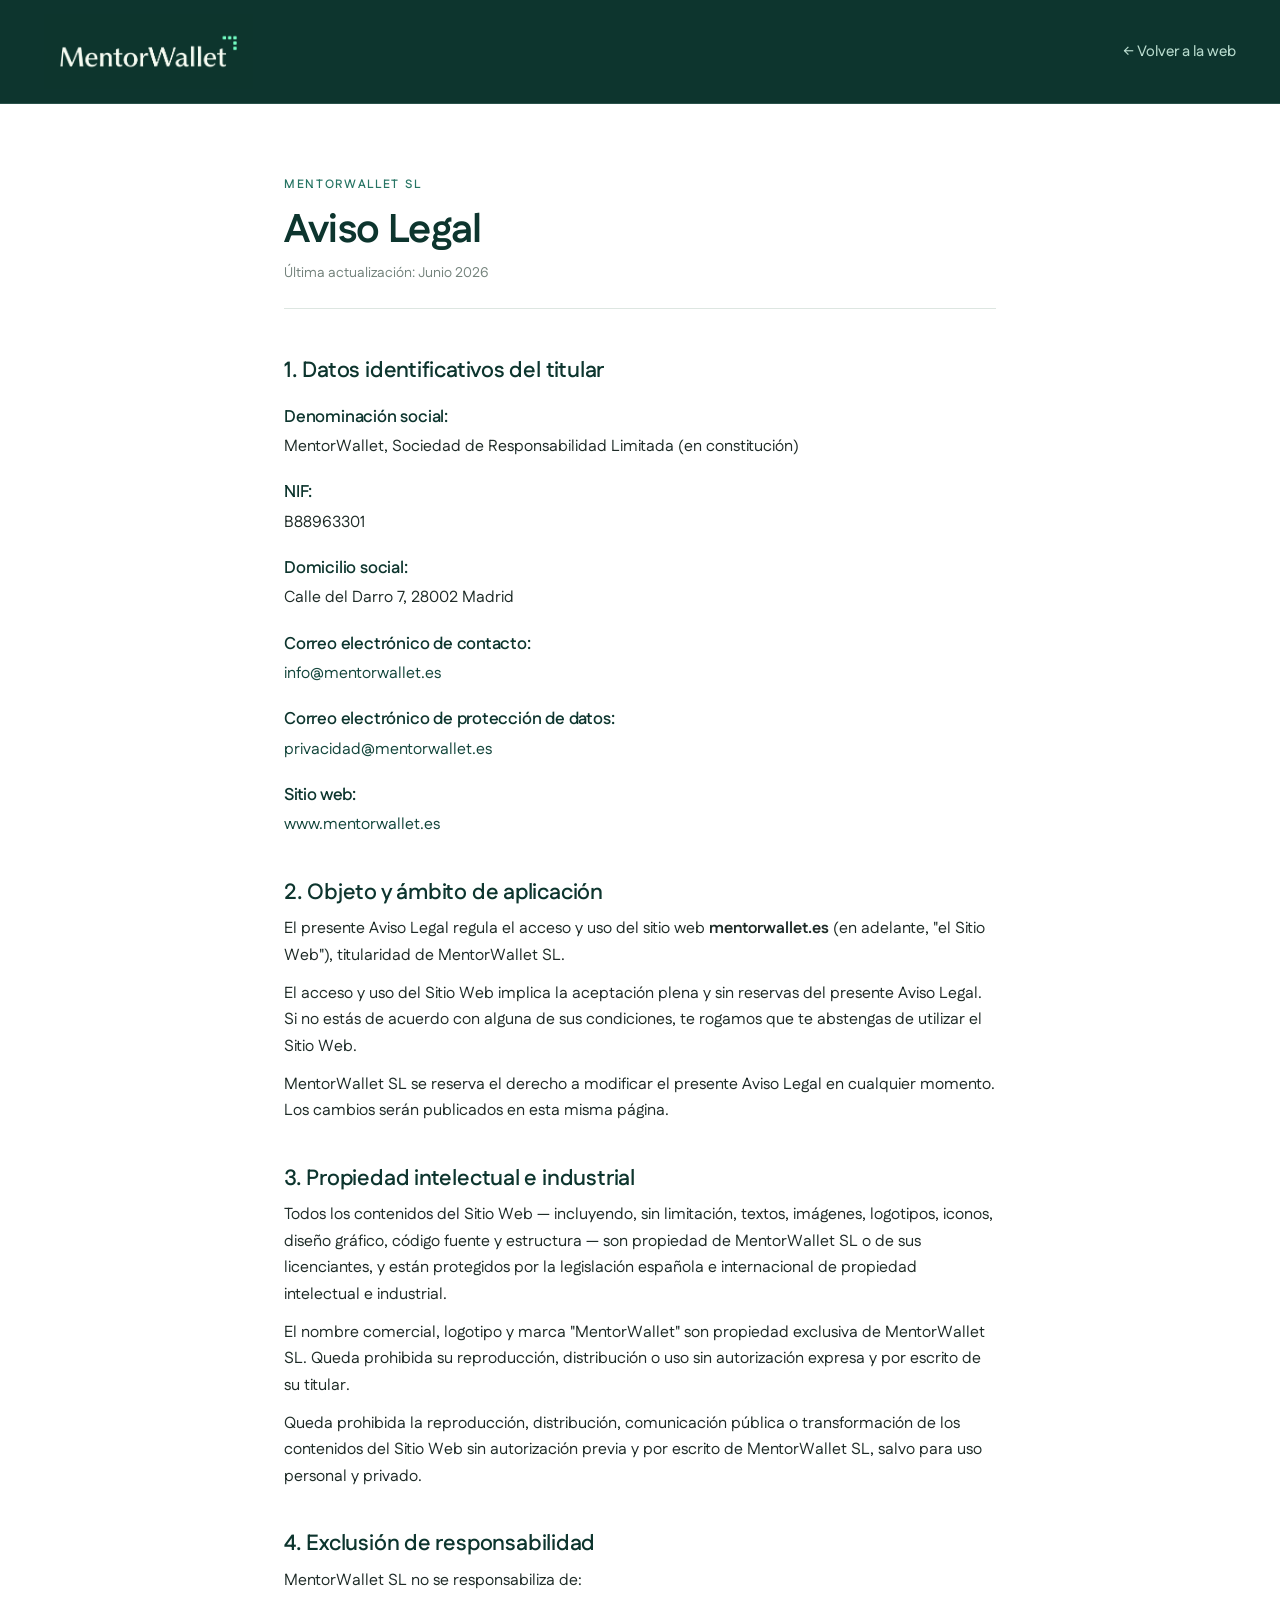
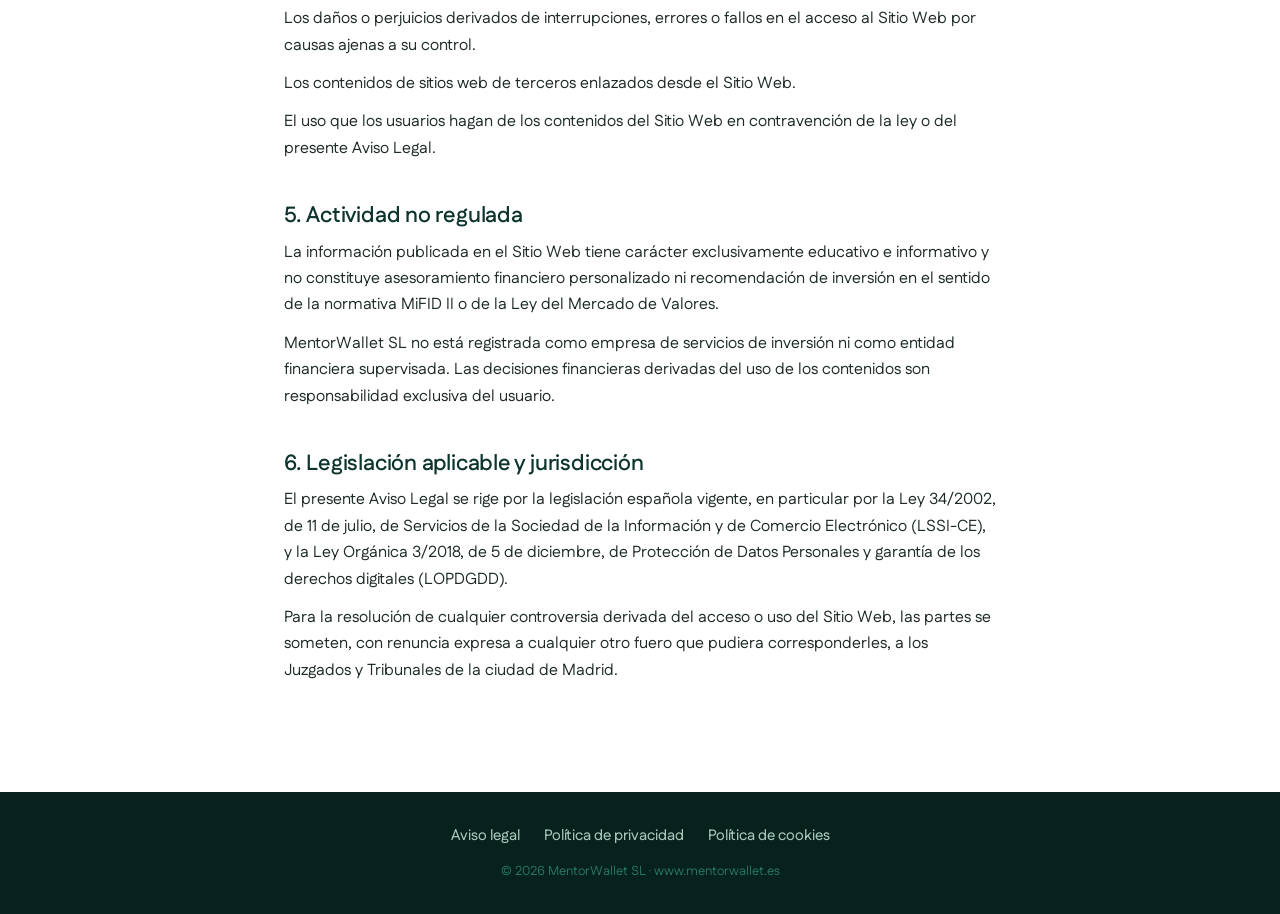
<file: aviso-legal.html>
<!DOCTYPE html>
<html>
<head>
<meta charset="utf-8">
<meta name="viewport" content="width=device-width,initial-scale=1">
<title>Aviso Legal — MentorWallet</title>
<link rel="stylesheet" href="_ds/mentorwallet-design-system-d69bb06c-4271-4dff-93a1-c3602fbb6af3/tokens/fonts.css">
<link rel="stylesheet" href="_ds/mentorwallet-design-system-d69bb06c-4271-4dff-93a1-c3602fbb6af3/tokens/colors.css">
<link rel="stylesheet" href="_ds/mentorwallet-design-system-d69bb06c-4271-4dff-93a1-c3602fbb6af3/tokens/typography.css">
<link rel="stylesheet" href="_ds/mentorwallet-design-system-d69bb06c-4271-4dff-93a1-c3602fbb6af3/tokens/base.css">
<style>
  html { scroll-behavior: smooth; }
  body { background: #fff; margin: 0; font-family: var(--font-primary); color: var(--text-body); }
  .mw-navlink { color: var(--mw-mint); font-size: 15px; font-weight: 500; text-decoration: none; opacity: .82; }
  .mw-navlink:hover { opacity: 1; }
  table { width: 100%; border-collapse: collapse; margin: 0 0 20px; font-size: 15px; }
  th { background: var(--surface-mint); color: var(--text-strong); font-weight: 600; text-align: left; padding: 10px 14px; border-bottom: 2px solid var(--border-subtle); }
  td { padding: 10px 14px; border-bottom: 1px solid var(--border-subtle); vertical-align: top; color: var(--text-body); }
  tr:last-child td { border-bottom: none; }
</style>
</head>
<body>
  <header style="background:#0D352E;border-bottom:1px solid rgba(221,255,240,.14);position:sticky;top:0;z-index:50">
    <div style="max-width:1240px;margin:0 auto;padding:14px 24px;display:flex;align-items:center;justify-content:space-between">
      <a href="index.html"><img src="assets/logo-green.jpg" alt="MentorWallet" style="height:75px;width:auto;display:block"></a>
      <a class="mw-navlink" href="index.html">← Volver a la web</a>
    </div>
  </header>
  <main style="max-width:760px;margin:0 auto;padding:72px 24px 96px">
    <p style="font-size:12px;font-weight:600;letter-spacing:.14em;text-transform:uppercase;color:var(--green-600);margin:0 0 14px">MentorWallet SL</p>
    <h1 style="font-size:40px;line-height:1.1;letter-spacing:-.02em;font-weight:700;color:var(--text-strong);margin:0 0 10px">Aviso Legal</h1>
    <p style="font-size:14px;color:var(--text-muted);margin:0 0 48px;border-bottom:1px solid var(--border-subtle);padding-bottom:24px">Última actualización: Junio 2026</p>
    <h2 style="font-size:22px;font-weight:600;color:var(--text-strong);margin:40px 0 10px;letter-spacing:-.01em">1. Datos identificativos del titular</h2>
    <h3 style="font-size:17px;font-weight:600;color:var(--text-strong);margin:22px 0 6px">Denominación social:</h3>
    <p style="font-size:16px;line-height:1.65;color:var(--text-body);margin:0 0 12px">MentorWallet, Sociedad de Responsabilidad Limitada (en constitución)</p>
    <h3 style="font-size:17px;font-weight:600;color:var(--text-strong);margin:22px 0 6px">NIF:</h3>
    <p style="font-size:16px;line-height:1.65;color:var(--text-body);margin:0 0 12px">B88963301</p>
    <h3 style="font-size:17px;font-weight:600;color:var(--text-strong);margin:22px 0 6px">Domicilio social:</h3>
    <p style="font-size:16px;line-height:1.65;color:var(--text-body);margin:0 0 12px">Calle del Darro 7, 28002 Madrid</p>
    <h3 style="font-size:17px;font-weight:600;color:var(--text-strong);margin:22px 0 6px">Correo electrónico de contacto:</h3>
    <p style="font-size:16px;line-height:1.65;color:var(--text-body);margin:0 0 12px"><a href="mailto:info@mentorwallet.es" style="color:var(--green-800)">info@mentorwallet.es</a></p>
    <h3 style="font-size:17px;font-weight:600;color:var(--text-strong);margin:22px 0 6px">Correo electrónico de protección de datos:</h3>
    <p style="font-size:16px;line-height:1.65;color:var(--text-body);margin:0 0 12px"><a href="mailto:privacidad@mentorwallet.es" style="color:var(--green-800)">privacidad@mentorwallet.es</a></p>
    <h3 style="font-size:17px;font-weight:600;color:var(--text-strong);margin:22px 0 6px">Sitio web:</h3>
    <p style="font-size:16px;line-height:1.65;color:var(--text-body);margin:0 0 12px"><a href="https://www.mentorwallet.es" style="color:var(--green-800)">www.mentorwallet.es</a></p>

    <h2 style="font-size:22px;font-weight:600;color:var(--text-strong);margin:40px 0 10px;letter-spacing:-.01em">2. Objeto y ámbito de aplicación</h2>
    <p style="font-size:16px;line-height:1.65;color:var(--text-body);margin:0 0 12px">El presente Aviso Legal regula el acceso y uso del sitio web <strong>mentorwallet.es</strong> (en adelante, "el Sitio Web"), titularidad de MentorWallet SL.</p>
    <p style="font-size:16px;line-height:1.65;color:var(--text-body);margin:0 0 12px">El acceso y uso del Sitio Web implica la aceptación plena y sin reservas del presente Aviso Legal. Si no estás de acuerdo con alguna de sus condiciones, te rogamos que te abstengas de utilizar el Sitio Web.</p>
    <p style="font-size:16px;line-height:1.65;color:var(--text-body);margin:0 0 12px">MentorWallet SL se reserva el derecho a modificar el presente Aviso Legal en cualquier momento. Los cambios serán publicados en esta misma página.</p>

    <h2 style="font-size:22px;font-weight:600;color:var(--text-strong);margin:40px 0 10px;letter-spacing:-.01em">3. Propiedad intelectual e industrial</h2>
    <p style="font-size:16px;line-height:1.65;color:var(--text-body);margin:0 0 12px">Todos los contenidos del Sitio Web — incluyendo, sin limitación, textos, imágenes, logotipos, iconos, diseño gráfico, código fuente y estructura — son propiedad de MentorWallet SL o de sus licenciantes, y están protegidos por la legislación española e internacional de propiedad intelectual e industrial.</p>
    <p style="font-size:16px;line-height:1.65;color:var(--text-body);margin:0 0 12px">El nombre comercial, logotipo y marca "MentorWallet" son propiedad exclusiva de MentorWallet SL. Queda prohibida su reproducción, distribución o uso sin autorización expresa y por escrito de su titular.</p>
    <p style="font-size:16px;line-height:1.65;color:var(--text-body);margin:0 0 12px">Queda prohibida la reproducción, distribución, comunicación pública o transformación de los contenidos del Sitio Web sin autorización previa y por escrito de MentorWallet SL, salvo para uso personal y privado.</p>

    <h2 style="font-size:22px;font-weight:600;color:var(--text-strong);margin:40px 0 10px;letter-spacing:-.01em">4. Exclusión de responsabilidad</h2>
    <p style="font-size:16px;line-height:1.65;color:var(--text-body);margin:0 0 12px">MentorWallet SL no se responsabiliza de:</p>
    <p style="font-size:16px;line-height:1.65;color:var(--text-body);margin:0 0 12px">Los daños o perjuicios derivados de interrupciones, errores o fallos en el acceso al Sitio Web por causas ajenas a su control.</p>
    <p style="font-size:16px;line-height:1.65;color:var(--text-body);margin:0 0 12px">Los contenidos de sitios web de terceros enlazados desde el Sitio Web.</p>
    <p style="font-size:16px;line-height:1.65;color:var(--text-body);margin:0 0 12px">El uso que los usuarios hagan de los contenidos del Sitio Web en contravención de la ley o del presente Aviso Legal.</p>

    <h2 style="font-size:22px;font-weight:600;color:var(--text-strong);margin:40px 0 10px;letter-spacing:-.01em">5. Actividad no regulada</h2>
    <p style="font-size:16px;line-height:1.65;color:var(--text-body);margin:0 0 12px">La información publicada en el Sitio Web tiene carácter exclusivamente educativo e informativo y no constituye asesoramiento financiero personalizado ni recomendación de inversión en el sentido de la normativa MiFID II o de la Ley del Mercado de Valores.</p>
    <p style="font-size:16px;line-height:1.65;color:var(--text-body);margin:0 0 12px">MentorWallet SL no está registrada como empresa de servicios de inversión ni como entidad financiera supervisada. Las decisiones financieras derivadas del uso de los contenidos son responsabilidad exclusiva del usuario.</p>

    <h2 style="font-size:22px;font-weight:600;color:var(--text-strong);margin:40px 0 10px;letter-spacing:-.01em">6. Legislación aplicable y jurisdicción</h2>
    <p style="font-size:16px;line-height:1.65;color:var(--text-body);margin:0 0 12px">El presente Aviso Legal se rige por la legislación española vigente, en particular por la Ley 34/2002, de 11 de julio, de Servicios de la Sociedad de la Información y de Comercio Electrónico (LSSI-CE), y la Ley Orgánica 3/2018, de 5 de diciembre, de Protección de Datos Personales y garantía de los derechos digitales (LOPDGDD).</p>
    <p style="font-size:16px;line-height:1.65;color:var(--text-body);margin:0 0 12px">Para la resolución de cualquier controversia derivada del acceso o uso del Sitio Web, las partes se someten, con renuncia expresa a cualquier otro fuero que pudiera corresponderles, a los Juzgados y Tribunales de la ciudad de Madrid.</p>
  </main>
  <footer style="background:#07211C;color:var(--text-on-dark-muted);padding:32px 24px;text-align:center;font-size:13px">
    <div style="display:flex;flex-wrap:wrap;justify-content:center;gap:8px 24px">
      <a class="mw-navlink" href="aviso-legal.html" style="opacity:.75">Aviso legal</a>
      <a class="mw-navlink" href="politica-privacidad.html" style="opacity:.75">Política de privacidad</a>
      <a class="mw-navlink" href="politica-cookies.html" style="opacity:.75">Política de cookies</a>
    </div>
    <p style="margin:14px 0 0;color:var(--green-600)">© 2026 MentorWallet SL · www.mentorwallet.es</p>
  </footer>
</body>
</html>
</file>
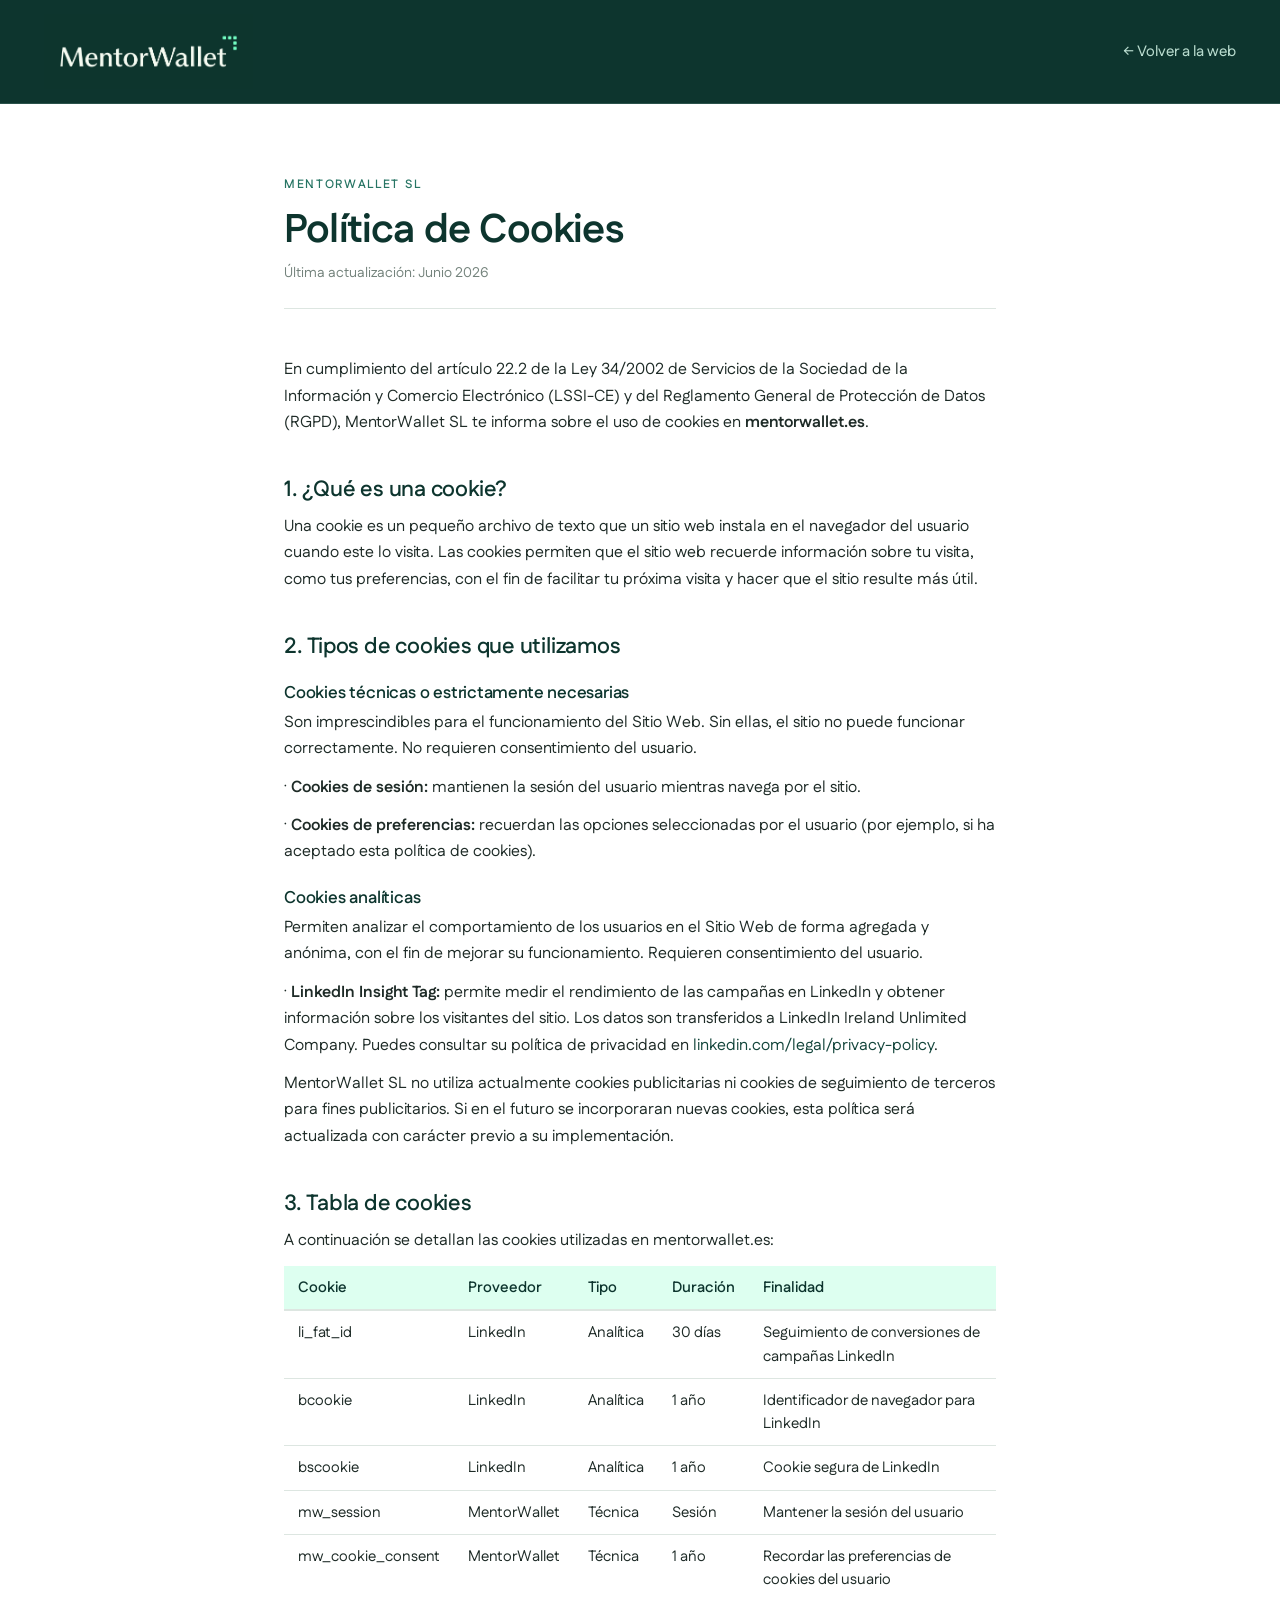
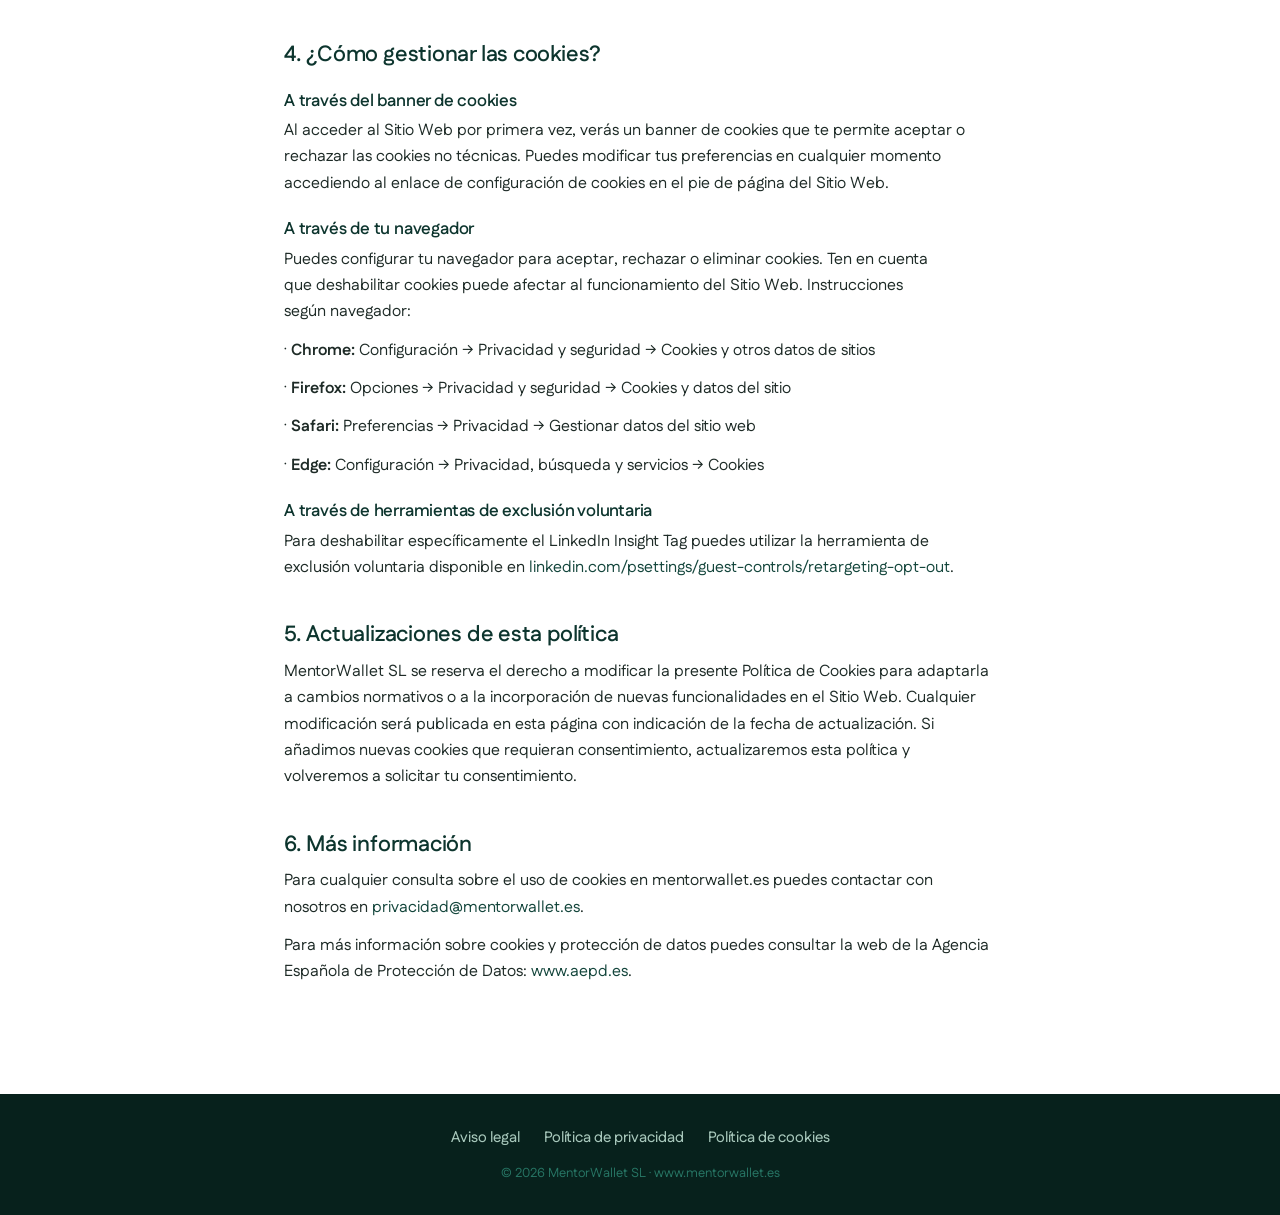
<file: politica-cookies.html>
<!DOCTYPE html>
<html>
<head>
<meta charset="utf-8">
<meta name="viewport" content="width=device-width,initial-scale=1">
<title>Política de Cookies — MentorWallet</title>
<link rel="stylesheet" href="_ds/mentorwallet-design-system-d69bb06c-4271-4dff-93a1-c3602fbb6af3/tokens/fonts.css">
<link rel="stylesheet" href="_ds/mentorwallet-design-system-d69bb06c-4271-4dff-93a1-c3602fbb6af3/tokens/colors.css">
<link rel="stylesheet" href="_ds/mentorwallet-design-system-d69bb06c-4271-4dff-93a1-c3602fbb6af3/tokens/typography.css">
<link rel="stylesheet" href="_ds/mentorwallet-design-system-d69bb06c-4271-4dff-93a1-c3602fbb6af3/tokens/base.css">
<style>
  html { scroll-behavior: smooth; }
  body { background: #fff; margin: 0; font-family: var(--font-primary); color: var(--text-body); }
  .mw-navlink { color: var(--mw-mint); font-size: 15px; font-weight: 500; text-decoration: none; opacity: .82; }
  .mw-navlink:hover { opacity: 1; }
  table { width: 100%; border-collapse: collapse; margin: 0 0 20px; font-size: 15px; }
  th { background: var(--surface-mint); color: var(--text-strong); font-weight: 600; text-align: left; padding: 10px 14px; border-bottom: 2px solid var(--border-subtle); }
  td { padding: 10px 14px; border-bottom: 1px solid var(--border-subtle); vertical-align: top; color: var(--text-body); }
  tr:last-child td { border-bottom: none; }
</style>
</head>
<body>
  <header style="background:#0D352E;border-bottom:1px solid rgba(221,255,240,.14);position:sticky;top:0;z-index:50">
    <div style="max-width:1240px;margin:0 auto;padding:14px 24px;display:flex;align-items:center;justify-content:space-between">
      <a href="index.html"><img src="assets/logo-green.jpg" alt="MentorWallet" style="height:75px;width:auto;display:block"></a>
      <a class="mw-navlink" href="index.html">← Volver a la web</a>
    </div>
  </header>
  <main style="max-width:760px;margin:0 auto;padding:72px 24px 96px">
    <p style="font-size:12px;font-weight:600;letter-spacing:.14em;text-transform:uppercase;color:var(--green-600);margin:0 0 14px">MentorWallet SL</p>
    <h1 style="font-size:40px;line-height:1.1;letter-spacing:-.02em;font-weight:700;color:var(--text-strong);margin:0 0 10px">Política de Cookies</h1>
    <p style="font-size:14px;color:var(--text-muted);margin:0 0 48px;border-bottom:1px solid var(--border-subtle);padding-bottom:24px">Última actualización: Junio 2026</p>
    <p style="font-size:16px;line-height:1.65;color:var(--text-body);margin:0 0 12px">En cumplimiento del artículo 22.2 de la Ley 34/2002 de Servicios de la Sociedad de la Información y Comercio Electrónico (LSSI-CE) y del Reglamento General de Protección de Datos (RGPD), MentorWallet SL te informa sobre el uso de cookies en <strong>mentorwallet.es</strong>.</p>

    <h2 style="font-size:22px;font-weight:600;color:var(--text-strong);margin:40px 0 10px;letter-spacing:-.01em">1. ¿Qué es una cookie?</h2>
    <p style="font-size:16px;line-height:1.65;color:var(--text-body);margin:0 0 12px">Una cookie es un pequeño archivo de texto que un sitio web instala en el navegador del usuario cuando este lo visita. Las cookies permiten que el sitio web recuerde información sobre tu visita, como tus preferencias, con el fin de facilitar tu próxima visita y hacer que el sitio resulte más útil.</p>

    <h2 style="font-size:22px;font-weight:600;color:var(--text-strong);margin:40px 0 10px;letter-spacing:-.01em">2. Tipos de cookies que utilizamos</h2>
    <h3 style="font-size:17px;font-weight:600;color:var(--text-strong);margin:22px 0 6px">Cookies técnicas o estrictamente necesarias</h3>
    <p style="font-size:16px;line-height:1.65;color:var(--text-body);margin:0 0 12px">Son imprescindibles para el funcionamiento del Sitio Web. Sin ellas, el sitio no puede funcionar correctamente. No requieren consentimiento del usuario.</p>
    <p style="font-size:16px;line-height:1.65;color:var(--text-body);margin:0 0 12px">· <strong>Cookies de sesión:</strong> mantienen la sesión del usuario mientras navega por el sitio.</p>
    <p style="font-size:16px;line-height:1.65;color:var(--text-body);margin:0 0 12px">· <strong>Cookies de preferencias:</strong> recuerdan las opciones seleccionadas por el usuario (por ejemplo, si ha aceptado esta política de cookies).</p>
    <h3 style="font-size:17px;font-weight:600;color:var(--text-strong);margin:22px 0 6px">Cookies analíticas</h3>
    <p style="font-size:16px;line-height:1.65;color:var(--text-body);margin:0 0 12px">Permiten analizar el comportamiento de los usuarios en el Sitio Web de forma agregada y anónima, con el fin de mejorar su funcionamiento. Requieren consentimiento del usuario.</p>
    <p style="font-size:16px;line-height:1.65;color:var(--text-body);margin:0 0 12px">· <strong>LinkedIn Insight Tag:</strong> permite medir el rendimiento de las campañas en LinkedIn y obtener información sobre los visitantes del sitio. Los datos son transferidos a LinkedIn Ireland Unlimited Company. Puedes consultar su política de privacidad en <a href="https://linkedin.com/legal/privacy-policy" style="color:var(--green-800)">linkedin.com/legal/privacy-policy</a>.</p>
    <p style="font-size:16px;line-height:1.65;color:var(--text-body);margin:0 0 12px">MentorWallet SL no utiliza actualmente cookies publicitarias ni cookies de seguimiento de terceros para fines publicitarios. Si en el futuro se incorporaran nuevas cookies, esta política será actualizada con carácter previo a su implementación.</p>

    <h2 style="font-size:22px;font-weight:600;color:var(--text-strong);margin:40px 0 10px;letter-spacing:-.01em">3. Tabla de cookies</h2>
    <p style="font-size:16px;line-height:1.65;color:var(--text-body);margin:0 0 12px">A continuación se detallan las cookies utilizadas en mentorwallet.es:</p>
    <table>
      <thead><tr><th>Cookie</th><th>Proveedor</th><th>Tipo</th><th>Duración</th><th>Finalidad</th></tr></thead>
      <tbody>
        <tr><td>li_fat_id</td><td>LinkedIn</td><td>Analítica</td><td>30 días</td><td>Seguimiento de conversiones de campañas LinkedIn</td></tr>
        <tr><td>bcookie</td><td>LinkedIn</td><td>Analítica</td><td>1 año</td><td>Identificador de navegador para LinkedIn</td></tr>
        <tr><td>bscookie</td><td>LinkedIn</td><td>Analítica</td><td>1 año</td><td>Cookie segura de LinkedIn</td></tr>
        <tr><td>mw_session</td><td>MentorWallet</td><td>Técnica</td><td>Sesión</td><td>Mantener la sesión del usuario</td></tr>
        <tr><td>mw_cookie_consent</td><td>MentorWallet</td><td>Técnica</td><td>1 año</td><td>Recordar las preferencias de cookies del usuario</td></tr>
      </tbody>
    </table>

    <h2 style="font-size:22px;font-weight:600;color:var(--text-strong);margin:40px 0 10px;letter-spacing:-.01em">4. ¿Cómo gestionar las cookies?</h2>
    <h3 style="font-size:17px;font-weight:600;color:var(--text-strong);margin:22px 0 6px">A través del banner de cookies</h3>
    <p style="font-size:16px;line-height:1.65;color:var(--text-body);margin:0 0 12px">Al acceder al Sitio Web por primera vez, verás un banner de cookies que te permite aceptar o rechazar las cookies no técnicas. Puedes modificar tus preferencias en cualquier momento accediendo al enlace de configuración de cookies en el pie de página del Sitio Web.</p>
    <h3 style="font-size:17px;font-weight:600;color:var(--text-strong);margin:22px 0 6px">A través de tu navegador</h3>
    <p style="font-size:16px;line-height:1.65;color:var(--text-body);margin:0 0 12px">Puedes configurar tu navegador para aceptar, rechazar o eliminar cookies. Ten en cuenta que deshabilitar cookies puede afectar al funcionamiento del Sitio Web. Instrucciones según navegador:</p>
    <p style="font-size:16px;line-height:1.65;color:var(--text-body);margin:0 0 12px">· <strong>Chrome:</strong> Configuración → Privacidad y seguridad → Cookies y otros datos de sitios</p>
    <p style="font-size:16px;line-height:1.65;color:var(--text-body);margin:0 0 12px">· <strong>Firefox:</strong> Opciones → Privacidad y seguridad → Cookies y datos del sitio</p>
    <p style="font-size:16px;line-height:1.65;color:var(--text-body);margin:0 0 12px">· <strong>Safari:</strong> Preferencias → Privacidad → Gestionar datos del sitio web</p>
    <p style="font-size:16px;line-height:1.65;color:var(--text-body);margin:0 0 12px">· <strong>Edge:</strong> Configuración → Privacidad, búsqueda y servicios → Cookies</p>
    <h3 style="font-size:17px;font-weight:600;color:var(--text-strong);margin:22px 0 6px">A través de herramientas de exclusión voluntaria</h3>
    <p style="font-size:16px;line-height:1.65;color:var(--text-body);margin:0 0 12px">Para deshabilitar específicamente el LinkedIn Insight Tag puedes utilizar la herramienta de exclusión voluntaria disponible en <a href="https://linkedin.com/psettings/guest-controls/retargeting-opt-out" style="color:var(--green-800)">linkedin.com/psettings/guest-controls/retargeting-opt-out</a>.</p>

    <h2 style="font-size:22px;font-weight:600;color:var(--text-strong);margin:40px 0 10px;letter-spacing:-.01em">5. Actualizaciones de esta política</h2>
    <p style="font-size:16px;line-height:1.65;color:var(--text-body);margin:0 0 12px">MentorWallet SL se reserva el derecho a modificar la presente Política de Cookies para adaptarla a cambios normativos o a la incorporación de nuevas funcionalidades en el Sitio Web. Cualquier modificación será publicada en esta página con indicación de la fecha de actualización. Si añadimos nuevas cookies que requieran consentimiento, actualizaremos esta política y volveremos a solicitar tu consentimiento.</p>

    <h2 style="font-size:22px;font-weight:600;color:var(--text-strong);margin:40px 0 10px;letter-spacing:-.01em">6. Más información</h2>
    <p style="font-size:16px;line-height:1.65;color:var(--text-body);margin:0 0 12px">Para cualquier consulta sobre el uso de cookies en mentorwallet.es puedes contactar con nosotros en <a href="mailto:privacidad@mentorwallet.es" style="color:var(--green-800)">privacidad@mentorwallet.es</a>.</p>
    <p style="font-size:16px;line-height:1.65;color:var(--text-body);margin:0 0 12px">Para más información sobre cookies y protección de datos puedes consultar la web de la Agencia Española de Protección de Datos: <a href="https://www.aepd.es" style="color:var(--green-800)">www.aepd.es</a>.</p>
  </main>
  <footer style="background:#07211C;color:var(--text-on-dark-muted);padding:32px 24px;text-align:center;font-size:13px">
    <div style="display:flex;flex-wrap:wrap;justify-content:center;gap:8px 24px">
      <a class="mw-navlink" href="aviso-legal.html" style="opacity:.75">Aviso legal</a>
      <a class="mw-navlink" href="politica-privacidad.html" style="opacity:.75">Política de privacidad</a>
      <a class="mw-navlink" href="politica-cookies.html" style="opacity:.75">Política de cookies</a>
    </div>
    <p style="margin:14px 0 0;color:var(--green-600)">© 2026 MentorWallet SL · www.mentorwallet.es</p>
  </footer>
</body>
</html>
</file>
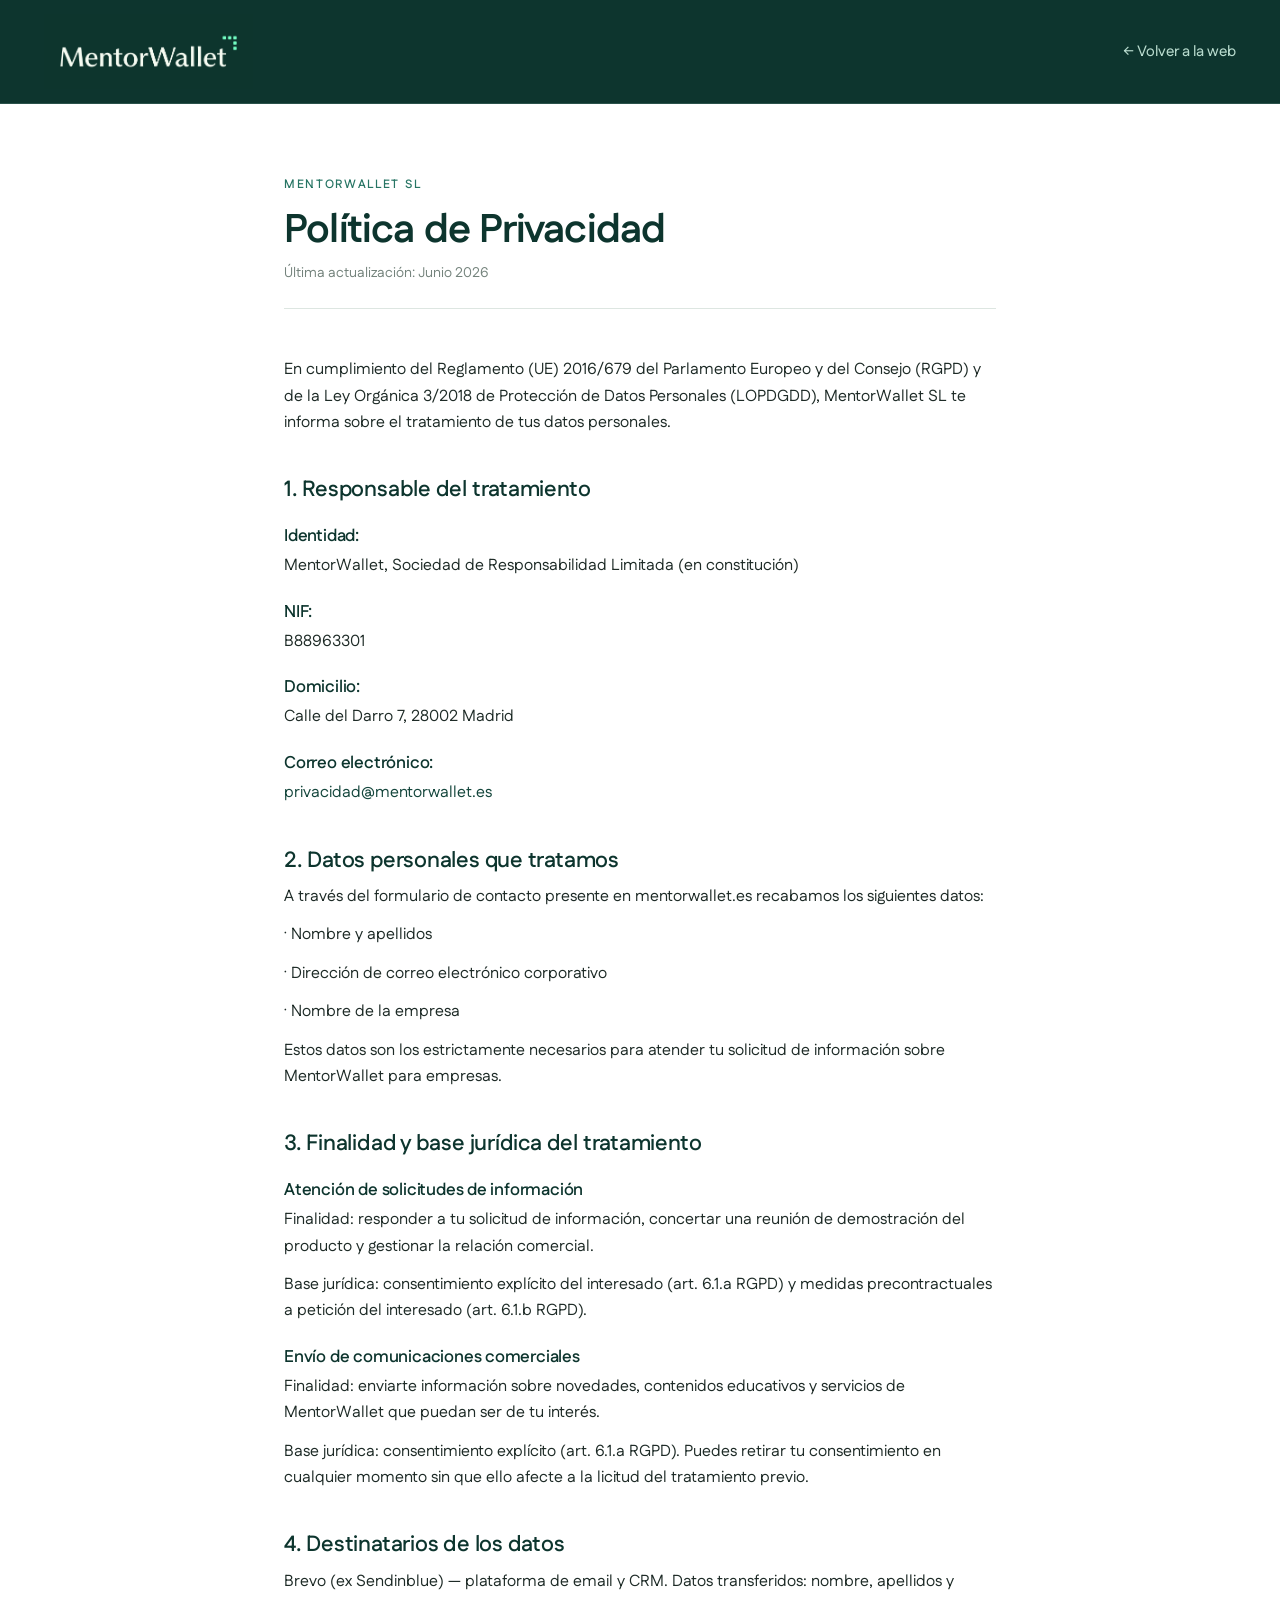
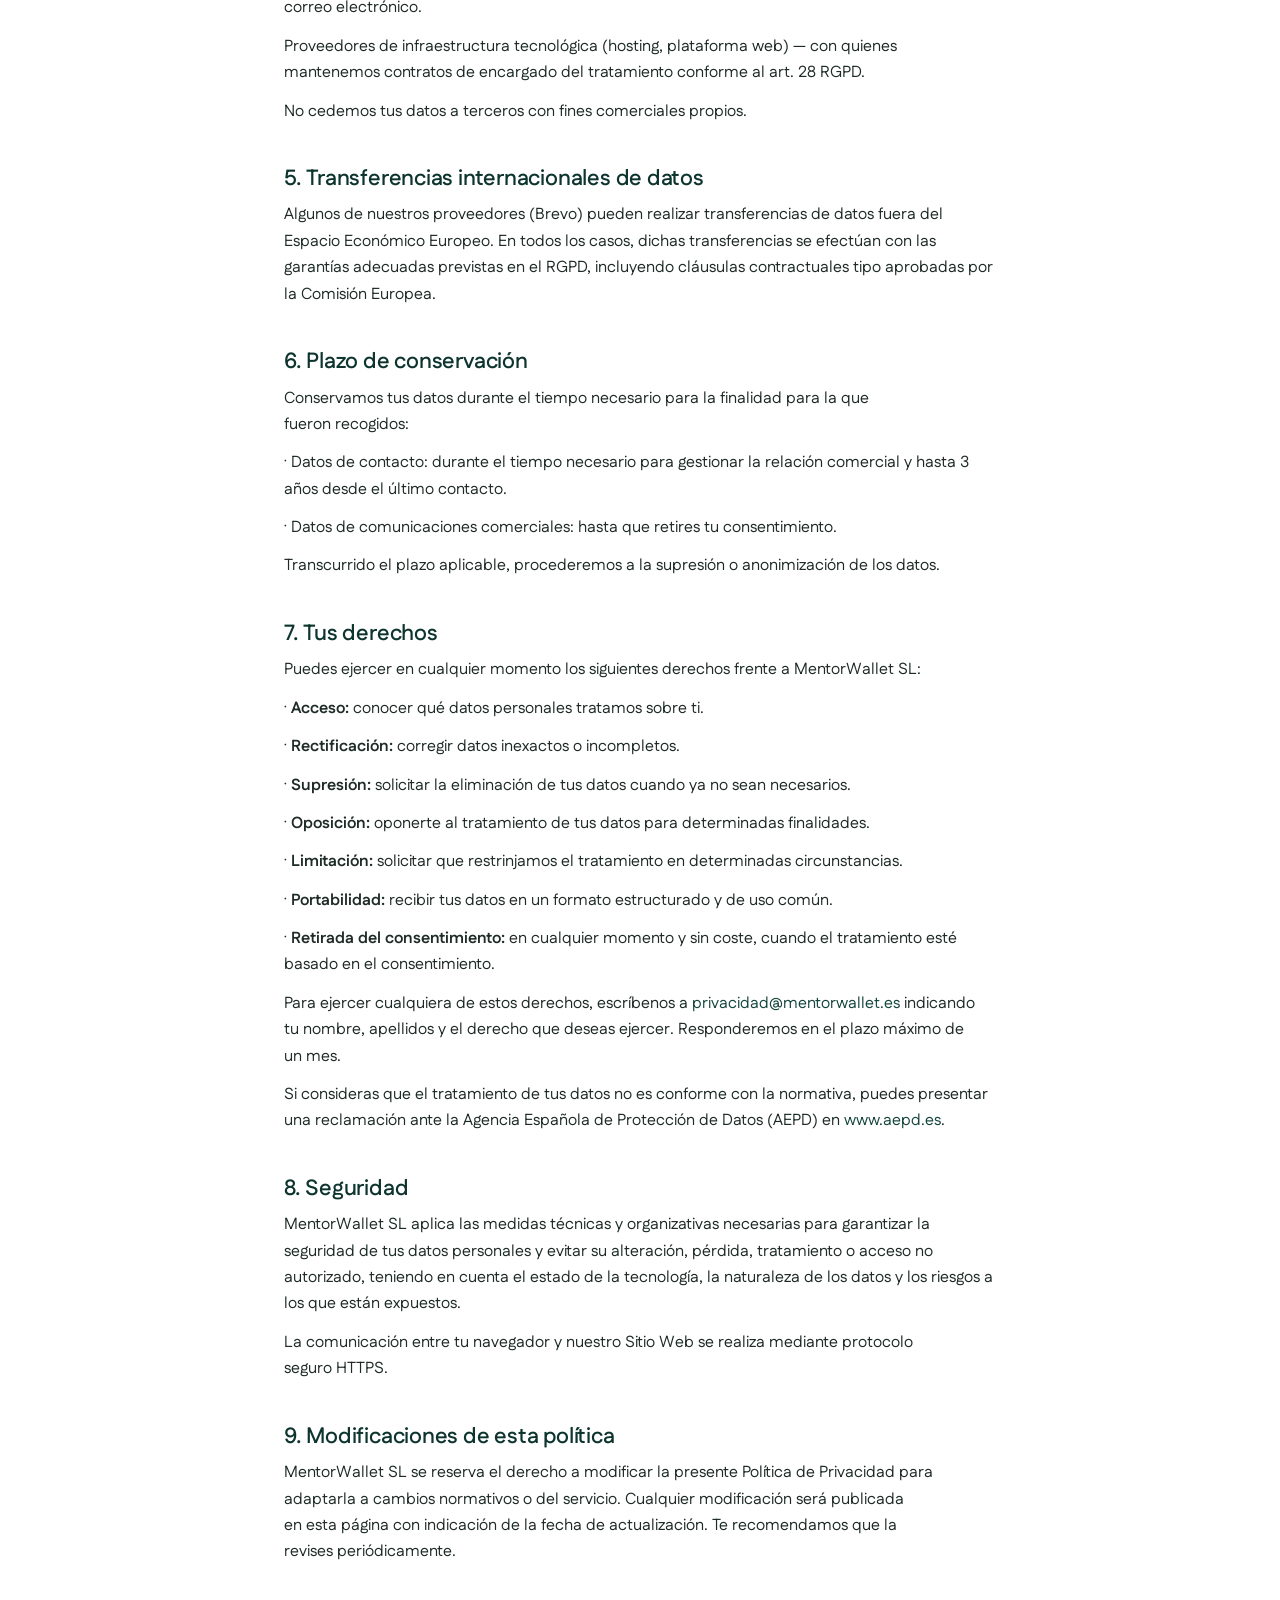
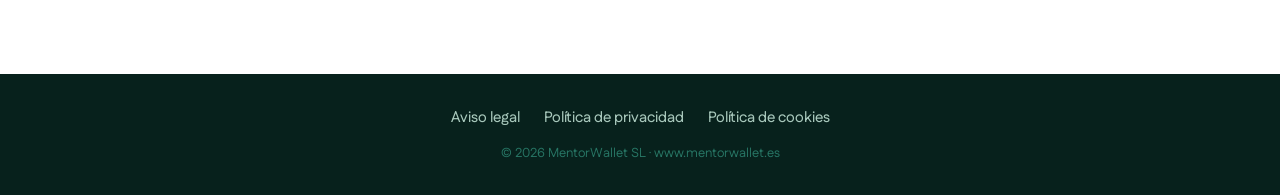
<file: politica-privacidad.html>
<!DOCTYPE html>
<html>
<head>
<meta charset="utf-8">
<meta name="viewport" content="width=device-width,initial-scale=1">
<title>Política de Privacidad — MentorWallet</title>
<link rel="stylesheet" href="_ds/mentorwallet-design-system-d69bb06c-4271-4dff-93a1-c3602fbb6af3/tokens/fonts.css">
<link rel="stylesheet" href="_ds/mentorwallet-design-system-d69bb06c-4271-4dff-93a1-c3602fbb6af3/tokens/colors.css">
<link rel="stylesheet" href="_ds/mentorwallet-design-system-d69bb06c-4271-4dff-93a1-c3602fbb6af3/tokens/typography.css">
<link rel="stylesheet" href="_ds/mentorwallet-design-system-d69bb06c-4271-4dff-93a1-c3602fbb6af3/tokens/base.css">
<style>
  html { scroll-behavior: smooth; }
  body { background: #fff; margin: 0; font-family: var(--font-primary); color: var(--text-body); }
  .mw-navlink { color: var(--mw-mint); font-size: 15px; font-weight: 500; text-decoration: none; opacity: .82; }
  .mw-navlink:hover { opacity: 1; }
  table { width: 100%; border-collapse: collapse; margin: 0 0 20px; font-size: 15px; }
  th { background: var(--surface-mint); color: var(--text-strong); font-weight: 600; text-align: left; padding: 10px 14px; border-bottom: 2px solid var(--border-subtle); }
  td { padding: 10px 14px; border-bottom: 1px solid var(--border-subtle); vertical-align: top; color: var(--text-body); }
  tr:last-child td { border-bottom: none; }
</style>
</head>
<body>
  <header style="background:#0D352E;border-bottom:1px solid rgba(221,255,240,.14);position:sticky;top:0;z-index:50">
    <div style="max-width:1240px;margin:0 auto;padding:14px 24px;display:flex;align-items:center;justify-content:space-between">
      <a href="index.html"><img src="assets/logo-green.jpg" alt="MentorWallet" style="height:75px;width:auto;display:block"></a>
      <a class="mw-navlink" href="index.html">← Volver a la web</a>
    </div>
  </header>
  <main style="max-width:760px;margin:0 auto;padding:72px 24px 96px">
    <p style="font-size:12px;font-weight:600;letter-spacing:.14em;text-transform:uppercase;color:var(--green-600);margin:0 0 14px">MentorWallet SL</p>
    <h1 style="font-size:40px;line-height:1.1;letter-spacing:-.02em;font-weight:700;color:var(--text-strong);margin:0 0 10px">Política de Privacidad</h1>
    <p style="font-size:14px;color:var(--text-muted);margin:0 0 48px;border-bottom:1px solid var(--border-subtle);padding-bottom:24px">Última actualización: Junio 2026</p>
    <p style="font-size:16px;line-height:1.65;color:var(--text-body);margin:0 0 12px">En cumplimiento del Reglamento (UE) 2016/679 del Parlamento Europeo y del Consejo (RGPD) y de la Ley Orgánica 3/2018 de Protección de Datos Personales (LOPDGDD), MentorWallet SL te informa sobre el tratamiento de tus datos personales.</p>

    <h2 style="font-size:22px;font-weight:600;color:var(--text-strong);margin:40px 0 10px;letter-spacing:-.01em">1. Responsable del tratamiento</h2>
    <h3 style="font-size:17px;font-weight:600;color:var(--text-strong);margin:22px 0 6px">Identidad:</h3>
    <p style="font-size:16px;line-height:1.65;color:var(--text-body);margin:0 0 12px">MentorWallet, Sociedad de Responsabilidad Limitada (en constitución)</p>
    <h3 style="font-size:17px;font-weight:600;color:var(--text-strong);margin:22px 0 6px">NIF:</h3>
    <p style="font-size:16px;line-height:1.65;color:var(--text-body);margin:0 0 12px">B88963301</p>
    <h3 style="font-size:17px;font-weight:600;color:var(--text-strong);margin:22px 0 6px">Domicilio:</h3>
    <p style="font-size:16px;line-height:1.65;color:var(--text-body);margin:0 0 12px">Calle del Darro 7, 28002 Madrid</p>
    <h3 style="font-size:17px;font-weight:600;color:var(--text-strong);margin:22px 0 6px">Correo electrónico:</h3>
    <p style="font-size:16px;line-height:1.65;color:var(--text-body);margin:0 0 12px"><a href="mailto:privacidad@mentorwallet.es" style="color:var(--green-800)">privacidad@mentorwallet.es</a></p>

    <h2 style="font-size:22px;font-weight:600;color:var(--text-strong);margin:40px 0 10px;letter-spacing:-.01em">2. Datos personales que tratamos</h2>
    <p style="font-size:16px;line-height:1.65;color:var(--text-body);margin:0 0 12px">A través del formulario de contacto presente en mentorwallet.es recabamos los siguientes datos:</p>
    <p style="font-size:16px;line-height:1.65;color:var(--text-body);margin:0 0 12px">· Nombre y apellidos</p>
    <p style="font-size:16px;line-height:1.65;color:var(--text-body);margin:0 0 12px">· Dirección de correo electrónico corporativo</p>
    <p style="font-size:16px;line-height:1.65;color:var(--text-body);margin:0 0 12px">· Nombre de la empresa</p>
    <p style="font-size:16px;line-height:1.65;color:var(--text-body);margin:0 0 12px">Estos datos son los estrictamente necesarios para atender tu solicitud de información sobre MentorWallet para empresas.</p>

    <h2 style="font-size:22px;font-weight:600;color:var(--text-strong);margin:40px 0 10px;letter-spacing:-.01em">3. Finalidad y base jurídica del tratamiento</h2>
    <h3 style="font-size:17px;font-weight:600;color:var(--text-strong);margin:22px 0 6px">Atención de solicitudes de información</h3>
    <p style="font-size:16px;line-height:1.65;color:var(--text-body);margin:0 0 12px">Finalidad: responder a tu solicitud de información, concertar una reunión de demostración del producto y gestionar la relación comercial.</p>
    <p style="font-size:16px;line-height:1.65;color:var(--text-body);margin:0 0 12px">Base jurídica: consentimiento explícito del interesado (art. 6.1.a RGPD) y medidas precontractuales a petición del interesado (art. 6.1.b RGPD).</p>
    <h3 style="font-size:17px;font-weight:600;color:var(--text-strong);margin:22px 0 6px">Envío de comunicaciones comerciales</h3>
    <p style="font-size:16px;line-height:1.65;color:var(--text-body);margin:0 0 12px">Finalidad: enviarte información sobre novedades, contenidos educativos y servicios de MentorWallet que puedan ser de tu interés.</p>
    <p style="font-size:16px;line-height:1.65;color:var(--text-body);margin:0 0 12px">Base jurídica: consentimiento explícito (art. 6.1.a RGPD). Puedes retirar tu consentimiento en cualquier momento sin que ello afecte a la licitud del tratamiento previo.</p>

    <h2 style="font-size:22px;font-weight:600;color:var(--text-strong);margin:40px 0 10px;letter-spacing:-.01em">4. Destinatarios de los datos</h2>
    <p style="font-size:16px;line-height:1.65;color:var(--text-body);margin:0 0 12px">Brevo (ex Sendinblue) — plataforma de email y CRM. Datos transferidos: nombre, apellidos y correo electrónico.</p>
    <p style="font-size:16px;line-height:1.65;color:var(--text-body);margin:0 0 12px">Proveedores de infraestructura tecnológica (hosting, plataforma web) — con quienes mantenemos contratos de encargado del tratamiento conforme al art. 28 RGPD.</p>
    <p style="font-size:16px;line-height:1.65;color:var(--text-body);margin:0 0 12px">No cedemos tus datos a terceros con fines comerciales propios.</p>

    <h2 style="font-size:22px;font-weight:600;color:var(--text-strong);margin:40px 0 10px;letter-spacing:-.01em">5. Transferencias internacionales de datos</h2>
    <p style="font-size:16px;line-height:1.65;color:var(--text-body);margin:0 0 12px">Algunos de nuestros proveedores (Brevo) pueden realizar transferencias de datos fuera del Espacio Económico Europeo. En todos los casos, dichas transferencias se efectúan con las garantías adecuadas previstas en el RGPD, incluyendo cláusulas contractuales tipo aprobadas por la Comisión Europea.</p>

    <h2 style="font-size:22px;font-weight:600;color:var(--text-strong);margin:40px 0 10px;letter-spacing:-.01em">6. Plazo de conservación</h2>
    <p style="font-size:16px;line-height:1.65;color:var(--text-body);margin:0 0 12px">Conservamos tus datos durante el tiempo necesario para la finalidad para la que fueron recogidos:</p>
    <p style="font-size:16px;line-height:1.65;color:var(--text-body);margin:0 0 12px">· Datos de contacto: durante el tiempo necesario para gestionar la relación comercial y hasta 3 años desde el último contacto.</p>
    <p style="font-size:16px;line-height:1.65;color:var(--text-body);margin:0 0 12px">· Datos de comunicaciones comerciales: hasta que retires tu consentimiento.</p>
    <p style="font-size:16px;line-height:1.65;color:var(--text-body);margin:0 0 12px">Transcurrido el plazo aplicable, procederemos a la supresión o anonimización de los datos.</p>

    <h2 style="font-size:22px;font-weight:600;color:var(--text-strong);margin:40px 0 10px;letter-spacing:-.01em">7. Tus derechos</h2>
    <p style="font-size:16px;line-height:1.65;color:var(--text-body);margin:0 0 12px">Puedes ejercer en cualquier momento los siguientes derechos frente a MentorWallet SL:</p>
    <p style="font-size:16px;line-height:1.65;color:var(--text-body);margin:0 0 12px">· <strong>Acceso:</strong> conocer qué datos personales tratamos sobre ti.</p>
    <p style="font-size:16px;line-height:1.65;color:var(--text-body);margin:0 0 12px">· <strong>Rectificación:</strong> corregir datos inexactos o incompletos.</p>
    <p style="font-size:16px;line-height:1.65;color:var(--text-body);margin:0 0 12px">· <strong>Supresión:</strong> solicitar la eliminación de tus datos cuando ya no sean necesarios.</p>
    <p style="font-size:16px;line-height:1.65;color:var(--text-body);margin:0 0 12px">· <strong>Oposición:</strong> oponerte al tratamiento de tus datos para determinadas finalidades.</p>
    <p style="font-size:16px;line-height:1.65;color:var(--text-body);margin:0 0 12px">· <strong>Limitación:</strong> solicitar que restrinjamos el tratamiento en determinadas circunstancias.</p>
    <p style="font-size:16px;line-height:1.65;color:var(--text-body);margin:0 0 12px">· <strong>Portabilidad:</strong> recibir tus datos en un formato estructurado y de uso común.</p>
    <p style="font-size:16px;line-height:1.65;color:var(--text-body);margin:0 0 12px">· <strong>Retirada del consentimiento:</strong> en cualquier momento y sin coste, cuando el tratamiento esté basado en el consentimiento.</p>
    <p style="font-size:16px;line-height:1.65;color:var(--text-body);margin:0 0 12px">Para ejercer cualquiera de estos derechos, escríbenos a <a href="mailto:privacidad@mentorwallet.es" style="color:var(--green-800)">privacidad@mentorwallet.es</a> indicando tu nombre, apellidos y el derecho que deseas ejercer. Responderemos en el plazo máximo de un mes.</p>
    <p style="font-size:16px;line-height:1.65;color:var(--text-body);margin:0 0 12px">Si consideras que el tratamiento de tus datos no es conforme con la normativa, puedes presentar una reclamación ante la Agencia Española de Protección de Datos (AEPD) en <a href="https://www.aepd.es" style="color:var(--green-800)">www.aepd.es</a>.</p>

    <h2 style="font-size:22px;font-weight:600;color:var(--text-strong);margin:40px 0 10px;letter-spacing:-.01em">8. Seguridad</h2>
    <p style="font-size:16px;line-height:1.65;color:var(--text-body);margin:0 0 12px">MentorWallet SL aplica las medidas técnicas y organizativas necesarias para garantizar la seguridad de tus datos personales y evitar su alteración, pérdida, tratamiento o acceso no autorizado, teniendo en cuenta el estado de la tecnología, la naturaleza de los datos y los riesgos a los que están expuestos.</p>
    <p style="font-size:16px;line-height:1.65;color:var(--text-body);margin:0 0 12px">La comunicación entre tu navegador y nuestro Sitio Web se realiza mediante protocolo seguro HTTPS.</p>

    <h2 style="font-size:22px;font-weight:600;color:var(--text-strong);margin:40px 0 10px;letter-spacing:-.01em">9. Modificaciones de esta política</h2>
    <p style="font-size:16px;line-height:1.65;color:var(--text-body);margin:0 0 12px">MentorWallet SL se reserva el derecho a modificar la presente Política de Privacidad para adaptarla a cambios normativos o del servicio. Cualquier modificación será publicada en esta página con indicación de la fecha de actualización. Te recomendamos que la revises periódicamente.</p>
  </main>
  <footer style="background:#07211C;color:var(--text-on-dark-muted);padding:32px 24px;text-align:center;font-size:13px">
    <div style="display:flex;flex-wrap:wrap;justify-content:center;gap:8px 24px">
      <a class="mw-navlink" href="aviso-legal.html" style="opacity:.75">Aviso legal</a>
      <a class="mw-navlink" href="politica-privacidad.html" style="opacity:.75">Política de privacidad</a>
      <a class="mw-navlink" href="politica-cookies.html" style="opacity:.75">Política de cookies</a>
    </div>
    <p style="margin:14px 0 0;color:var(--green-600)">© 2026 MentorWallet SL · www.mentorwallet.es</p>
  </footer>
</body>
</html>
</file>
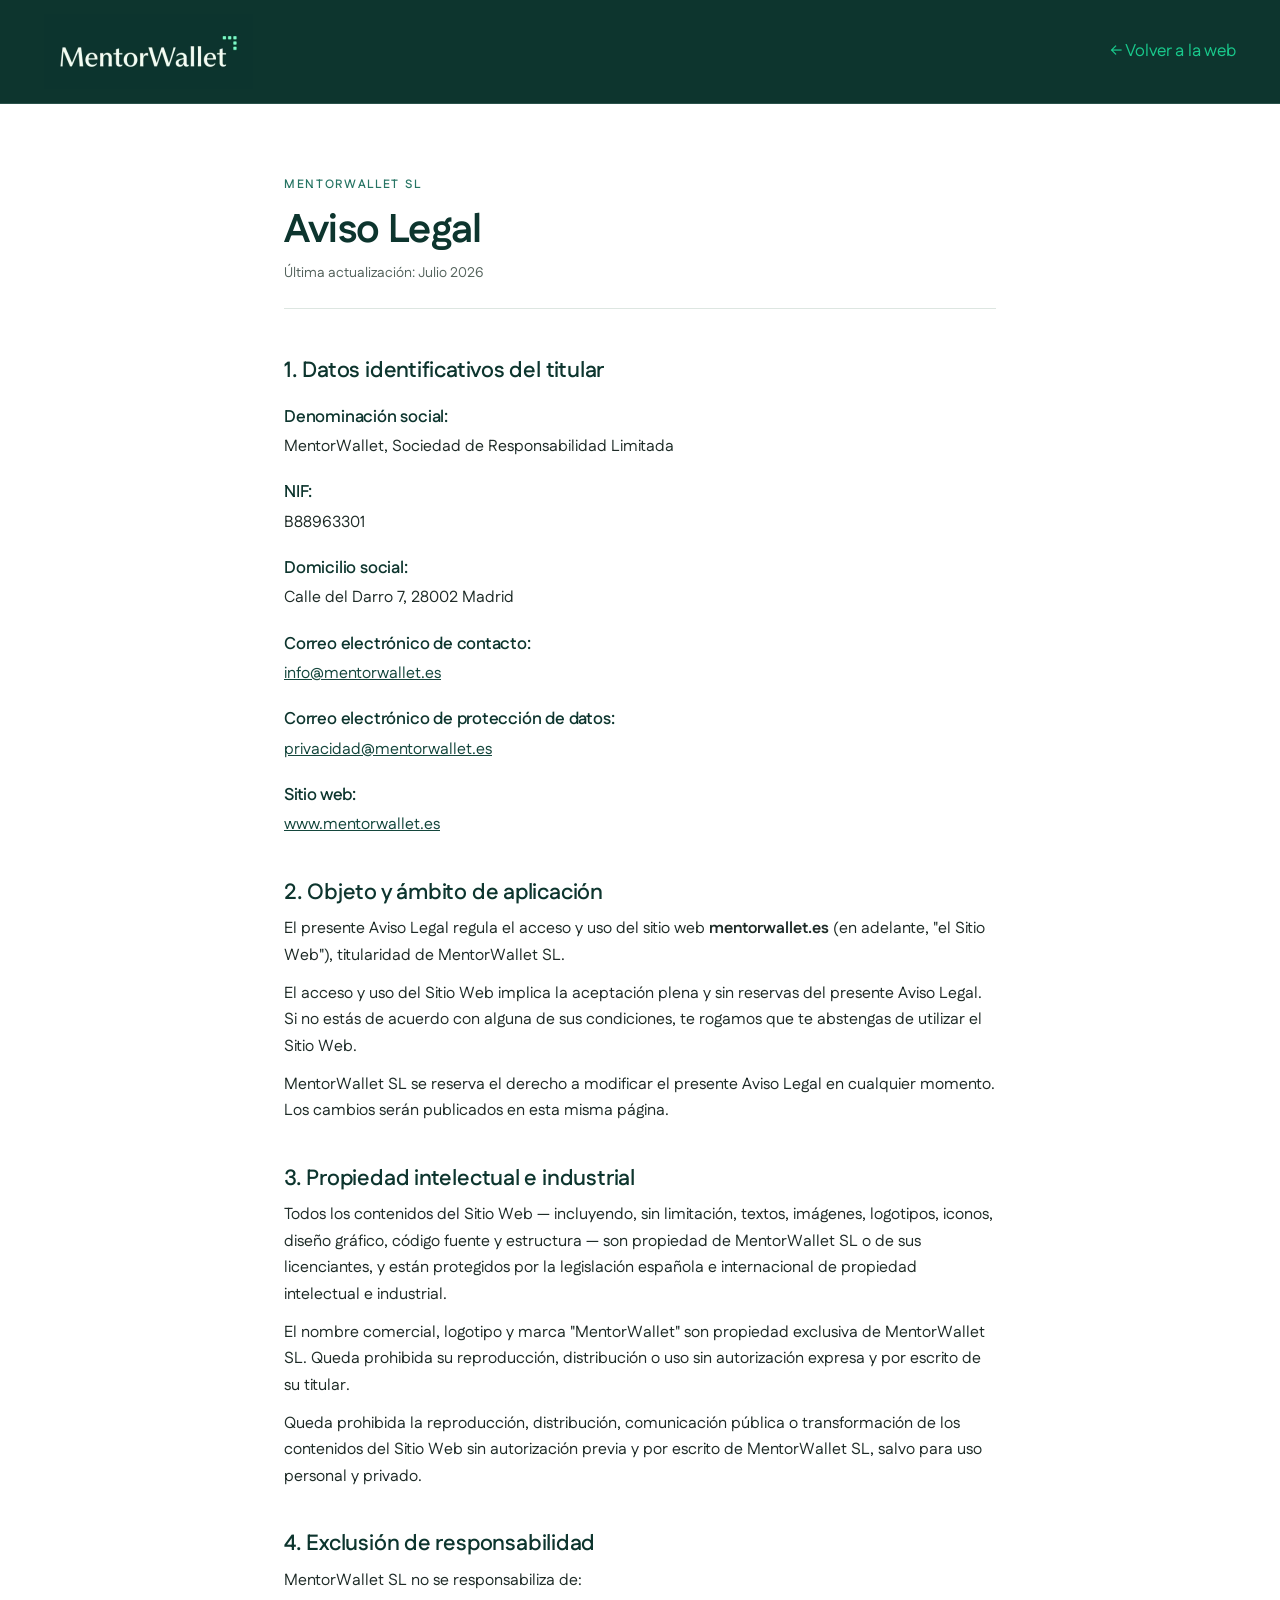
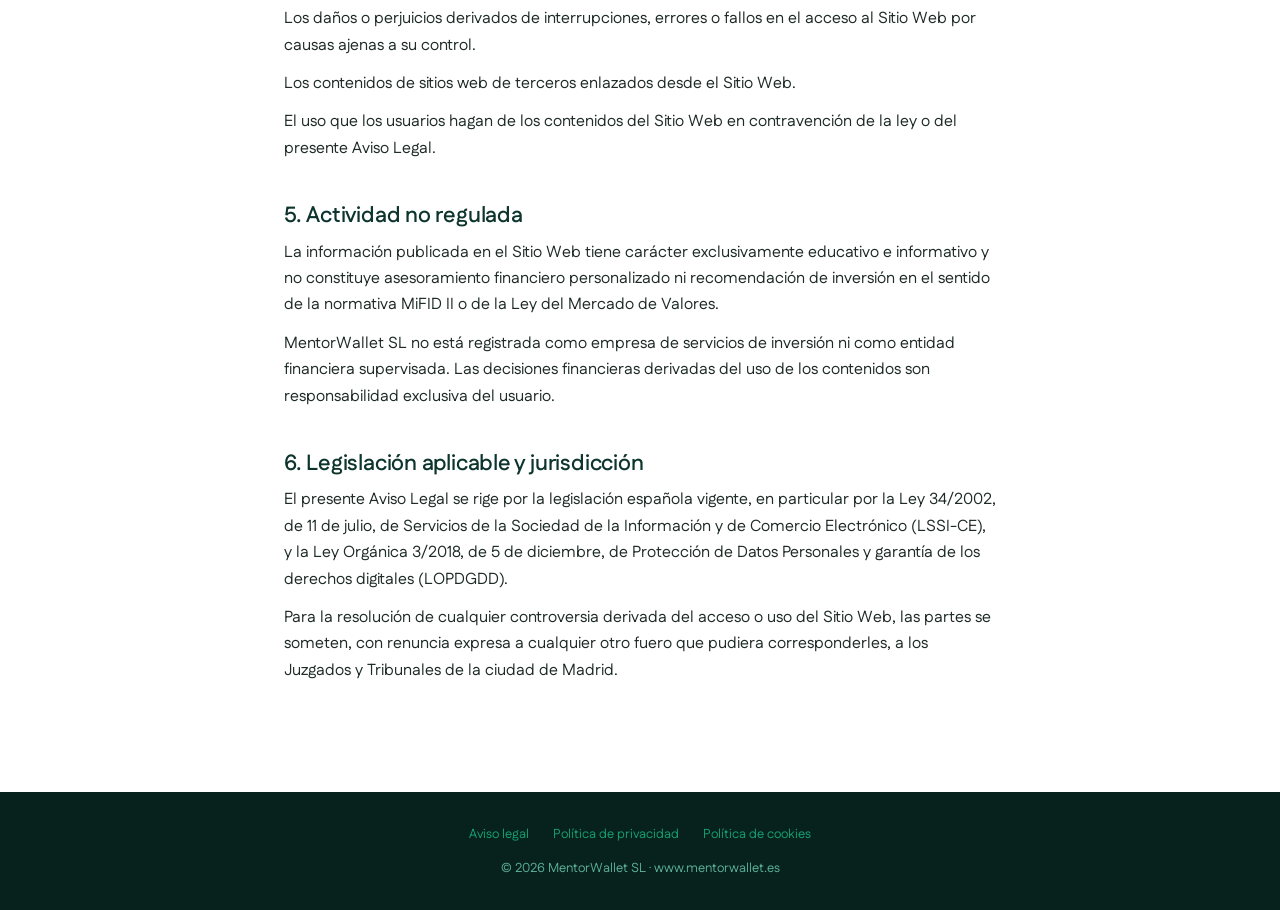
<file: public/aviso-legal.html>
<!DOCTYPE html>
<html lang="es">
<head>
<meta charset="utf-8">
<meta name="viewport" content="width=device-width,initial-scale=1">
<title>Aviso Legal — MentorWallet</title>
<meta name="description" content="Aviso legal de MentorWallet SL: datos identificativos del titular, propiedad intelectual, exclusión de responsabilidad y legislación aplicable.">
<link rel="canonical" href="https://www.mentorwallet.es/aviso-legal">
<meta name="theme-color" content="#0D352E">
<link rel="icon" href="/favicon.svg" type="image/svg+xml">
<link rel="icon" href="/favicon-32x32.png" sizes="32x32" type="image/png">
<link rel="apple-touch-icon" href="/apple-touch-icon.png">
<meta property="og:type" content="website">
<meta property="og:site_name" content="MentorWallet">
<meta property="og:locale" content="es_ES">
<meta property="og:title" content="Aviso Legal — MentorWallet">
<meta property="og:url" content="https://www.mentorwallet.es/aviso-legal">
<meta property="og:image" content="https://www.mentorwallet.es/og-image.png">
<meta name="twitter:card" content="summary_large_image">
<link rel="stylesheet" href="_ds/mentorwallet-design-system-d69bb06c-4271-4dff-93a1-c3602fbb6af3/tokens/fonts.css">
<link rel="stylesheet" href="_ds/mentorwallet-design-system-d69bb06c-4271-4dff-93a1-c3602fbb6af3/tokens/colors.css">
<link rel="stylesheet" href="_ds/mentorwallet-design-system-d69bb06c-4271-4dff-93a1-c3602fbb6af3/tokens/typography.css">
<link rel="stylesheet" href="_ds/mentorwallet-design-system-d69bb06c-4271-4dff-93a1-c3602fbb6af3/tokens/base.css">
<style>
  :root { --text-muted: #54635C; }
  html { scroll-behavior: smooth; }
&XX#fff; margin: 0; font-family: var(--font-primary); color: var(--text-body); }
  .mw-navlink { color: var(--mw-mint); font-size: 15px; font-weight: 500; text-decoration: none; opacity: .82; }
  .mw-navlink:hover { opacity: 1; }
  main a { text-decoration: underline; }
  table { width: 100%; border-collapse: collapse; margin: 0 0 20px; font-size: 15px; }
  th { background: var(--surface-mint); color: var(--text-strong); font-weight: 600; text-align: left; padding: 10px 14px; border-bottom: 2px solid var(--border-subtle); }
  td { padding: 10px 14px; border-bottom: 1px solid var(--border-subtle); vertical-align: top; color: var(--text-body); }
  tr:last-child td { border-bottom: none; }
</style>
</head>
<body>
  <header style="background:#0D352E;border-bottom:1px solid rgba(221,255,240,.14);position:sticky;top:0;z-index:50">
    <div style="max-width:1240px;margin:0 auto;padding:14px 24px;display:flex;align-items:center;justify-content:space-between">
      <a href="/"><img src="assets/logo-green.webp" alt="MentorWallet" width="209" height="75" style="height:75px;width:auto;display:block"></a>
      <a class="mw-navlink" href="/">← Volver a la web</a>
    </div>
  </header>
  <main style="max-width:760px;margin:0 auto;padding:72px 24px 96px">
    <p style="font-size:12px;font-weight:600;letter-spacing:.14em;text-transform:uppercase;color:var(--green-600);margin:0 0 14px">MentorWallet SL</p>
    <h1 style="font-size:40px;line-height:1.1;letter-spacing:-.02em;font-weight:700;color:var(--text-strong);margin:0 0 10px">Aviso Legal</h1>
    <p style="font-size:14px;color:var(--text-muted);margin:0 0 48px;border-bottom:1px solid var(--border-subtle);padding-bottom:24px">Última actualización: Julio 2026</p>
    <h2 style="font-size:22px;font-weight:600;color:var(--text-strong);margin:40px 0 10px;letter-spacing:-.01em">1. Datos identificativos del titular</h2>
    <h3 style="font-size:17px;font-weight:600;color:var(--text-strong);margin:22px 0 6px">Denominación social:</h3>
    <p style="font-size:16px;line-height:1.65;color:var(--text-body);margin:0 0 12px">MentorWallet, Sociedad de Responsabilidad Limitada</p>
    <h3 style="font-size:17px;font-weight:600;color:var(--text-strong);margin:22px 0 6px">NIF:</h3>
    <p style="font-size:16px;line-height:1.65;color:var(--text-body);margin:0 0 12px">B88963301</p>
    <h3 style="font-size:17px;font-weight:600;color:var(--text-strong);margin:22px 0 6px">Domicilio social:</h3>
    <p style="font-size:16px;line-height:1.65;color:var(--text-body);margin:0 0 12px">Calle del Darro 7, 28002 Madrid</p>
    <h3 style="font-size:17px;font-weight:600;color:var(--text-strong);margin:22px 0 6px">Correo electrónico de contacto:</h3>
    <p style="font-size:16px;line-height:1.65;color:var(--text-body);margin:0 0 12px"><a href="mailto:info@mentorwallet.es" style="color:var(--green-800)">info@mentorwallet.es</a></p>
    <h3 style="font-size:17px;font-weight:600;color:var(--text-strong);margin:22px 0 6px">Correo electrónico de protección de datos:</h3>
    <p style="font-size:16px;line-height:1.65;color:var(--text-body);margin:0 0 12px"><a href="mailto:privacidad@mentorwallet.es" style="color:var(--green-800)">privacidad@mentorwallet.es</a></p>
    <h3 style="font-size:17px;font-weight:600;color:var(--text-strong);margin:22px 0 6px">Sitio web:</h3>
    <p style="font-size:16px;line-height:1.65;color:var(--text-body);margin:0 0 12px"><a href="https://www.mentorwallet.es" style="color:var(--green-800)">www.mentorwallet.es</a></p>

    <h2 style="font-size:22px;font-weight:600;color:var(--text-strong);margin:40px 0 10px;letter-spacing:-.01em">2. Objeto y ámbito de aplicación</h2>
    <p style="font-size:16px;line-height:1.65;color:var(--text-body);margin:0 0 12px">El presente Aviso Legal regula el acceso y uso del sitio web <strong>mentorwallet.es</strong> (en adelante, "el Sitio Web"), titularidad de MentorWallet SL.</p>
    <p style="font-size:16px;line-height:1.65;color:var(--text-body);margin:0 0 12px">El acceso y uso del Sitio Web implica la aceptación plena y sin reservas del presente Aviso Legal. Si no estás de acuerdo con alguna de sus condiciones, te rogamos que te abstengas de utilizar el Sitio Web.</p>
    <p style="font-size:16px;line-height:1.65;color:var(--text-body);margin:0 0 12px">MentorWallet SL se reserva el derecho a modificar el presente Aviso Legal en cualquier momento. Los cambios serán publicados en esta misma página.</p>

    <h2 style="font-size:22px;font-weight:600;color:var(--text-strong);margin:40px 0 10px;letter-spacing:-.01em">3. Propiedad intelectual e industrial</h2>
    <p style="font-size:16px;line-height:1.65;color:var(--text-body);margin:0 0 12px">Todos los contenidos del Sitio Web — incluyendo, sin limitación, textos, imágenes, logotipos, iconos, diseño gráfico, código fuente y estructura — son propiedad de MentorWallet SL o de sus licenciantes, y están protegidos por la legislación española e internacional de propiedad intelectual e industrial.</p>
    <p style="font-size:16px;line-height:1.65;color:var(--text-body);margin:0 0 12px">El nombre comercial, logotipo y marca "MentorWallet" son propiedad exclusiva de MentorWallet SL. Queda prohibida su reproducción, distribución o uso sin autorización expresa y por escrito de su titular.</p>
    <p style="font-size:16px;line-height:1.65;color:var(--text-body);margin:0 0 12px">Queda prohibida la reproducción, distribución, comunicación pública o transformación de los contenidos del Sitio Web sin autorización previa y por escrito de MentorWallet SL, salvo para uso personal y privado.</p>

    <h2 style="font-size:22px;font-weight:600;color:var(--text-strong);margin:40px 0 10px;letter-spacing:-.01em">4. Exclusión de responsabilidad</h2>
    <p style="font-size:16px;line-height:1.65;color:var(--text-body);margin:0 0 12px">MentorWallet SL no se responsabiliza de:</p>
    <p style="font-size:16px;line-height:1.65;color:var(--text-body);margin:0 0 12px">Los daños o perjuicios derivados de interrupciones, errores o fallos en el acceso al Sitio Web por causas ajenas a su control.</p>
    <p style="font-size:16px;line-height:1.65;color:var(--text-body);margin:0 0 12px">Los contenidos de sitios web de terceros enlazados desde el Sitio Web.</p>
    <p style="font-size:16px;line-height:1.65;color:var(--text-body);margin:0 0 12px">El uso que los usuarios hagan de los contenidos del Sitio Web en contravención de la ley o del presente Aviso Legal.</p>

    <h2 style="font-size:22px;font-weight:600;color:var(--text-strong);margin:40px 0 10px;letter-spacing:-.01em">5. Actividad no regulada</h2>
    <p style="font-size:16px;line-height:1.65;color:var(--text-body);margin:0 0 12px">La información publicada en el Sitio Web tiene carácter exclusivamente educativo e informativo y no constituye asesoramiento financiero personalizado ni recomendación de inversión en el sentido de la normativa MiFID II o de la Ley del Mercado de Valores.</p>
    <p style="font-size:16px;line-height:1.65;color:var(--text-body);margin:0 0 12px">MentorWallet SL no está registrada como empresa de servicios de inversión ni como entidad financiera supervisada. Las decisiones financieras derivadas del uso de los contenidos son responsabilidad exclusiva del usuario.</p>

    <h2 style="font-size:22px;font-weight:600;color:var(--text-strong);margin:40px 0 10px;letter-spacing:-.01em">6. Legislación aplicable y jurisdicción</h2>
    <p style="font-size:16px;line-height:1.65;color:var(--text-body);margin:0 0 12px">El presente Aviso Legal se rige por la legislación española vigente, en particular por la Ley 34/2002, de 11 de julio, de Servicios de la Sociedad de la Información y de Comercio Electrónico (LSSI-CE), y la Ley Orgánica 3/2018, de 5 de diciembre, de Protección de Datos Personales y garantía de los derechos digitales (LOPDGDD).</p>
    <p style="font-size:16px;line-height:1.65;color:var(--text-body);margin:0 0 12px">Para la resolución de cualquier controversia derivada del acceso o uso del Sitio Web, las partes se someten, con renuncia expresa a cualquier otro fuero que pudiera corresponderles, a los Juzgados y Tribunales de la ciudad de Madrid.</p>
  </main>
  <footer style="background:#07211C;color:var(--text-on-dark-muted);padding:32px 24px;text-align:center;font-size:13px">
    <div style="display:flex;flex-wrap:wrap;justify-content:center;gap:8px 24px">
      <a class="mw-navlink" href="/aviso-legal" style="opacity:.75">Aviso legal</a>
      <a class="mw-navlink" href="/politica-privacidad" style="opacity:.75">Política de privacidad</a>
      <a class="mw-navlink" href="/politica-cookies" style="opacity:.75">Política de cookies</a>
    </div>
    <p style="margin:14px 0 0;color:var(--green-400)">© 2026 MentorWallet SL · www.mentorwallet.es</p>
  </footer>
</body>
</html>
</file>
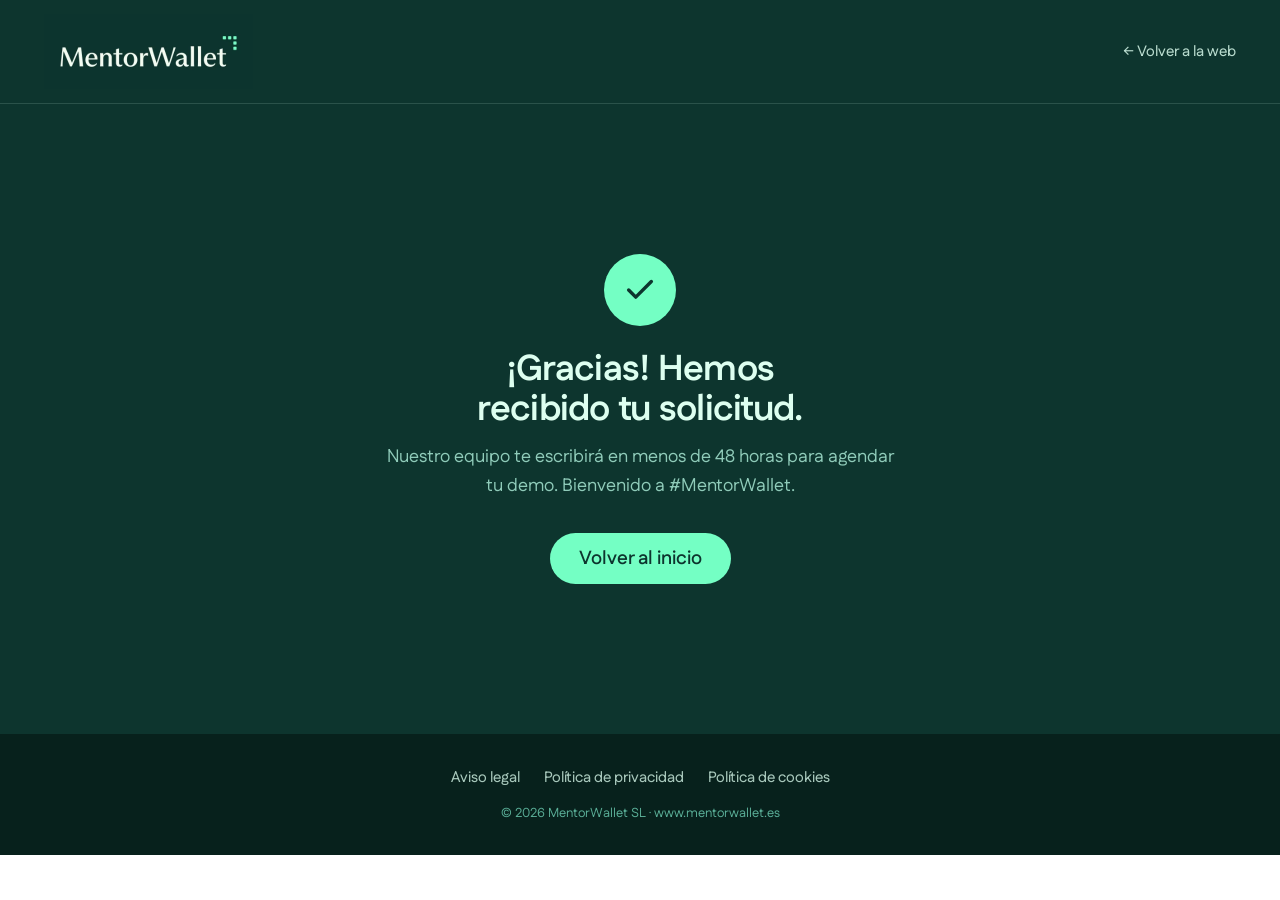
<file: public/gracias.html>
<!DOCTYPE html>
<html lang="es">
<head>
<meta charset="utf-8">
<meta name="viewport" content="width=device-width, initial-scale=1">
<title>¡Gracias! — MentorWallet</title>
<meta name="robots" content="noindex">
<meta name="theme-color" content="#0D352E">
<link rel="icon" href="/favicon.svg" type="image/svg+xml">
<link rel="icon" href="/favicon-32x32.png" sizes="32x32" type="image/png">
<link rel="apple-touch-icon" href="/apple-touch-icon.png">
<link rel="stylesheet" href="_ds/mentorwallet-design-system-d69bb06c-4271-4dff-93a1-c3602fbb6af3/styles.css">
<link rel="stylesheet" href="site.css">
</head>
<body>
  <header style="background:#0D352E;border-bottom:1px solid rgba(221,255,240,.14)">
    <div class="mw-container" style="padding:14px 24px;display:flex;align-items:center;justify-content:space-between">
      <a href="/" style="display:flex;align-items:center"><img src="assets/logo-green.webp" alt="MentorWallet" width="209" height="75" style="height:75px;width:auto;display:block"></a>
      <a class="mw-navlink" href="/">← Volver a la web</a>
    </div>
  </header>
  <main style="background:#0D352E;color:var(--text-on-dark);min-height:70vh;display:flex;align-items:center;justify-content:center;padding:72px 24px">
    <div style="max-width:520px;text-align:center">
      <div style="width:72px;height:72px;border-radius:999px;background:var(--fluor-300);color:var(--green-900);display:flex;align-items:center;justify-content:center;margin:0 auto 24px"><svg viewBox="0 0 24 24" fill="none" stroke="currentColor" stroke-width="2.4" stroke-linecap="round" stroke-linejoin="round" style="width:34px;height:34px" aria-hidden="true"><polyline points="20 6 9 17 4 12"/></svg></div>
      <h1 style="font-size:36px;line-height:1.1;letter-spacing:-.02em;font-weight:700;color:var(--mw-mint);margin:0 0 14px">¡Gracias! Hemos recibido tu solicitud.</h1>
      <p style="font-size:18px;line-height:1.6;color:var(--text-on-dark-muted);margin:0 0 32px">Nuestro equipo te escribirá en menos de 48 horas para agendar tu demo. Bienvenido a #MentorWallet.</p>
      <a class="mw-btn mw-btn--accent mw-btn--lg" href="/"><span>Volver al inicio</span></a>
    </div>
  </main>
  <footer style="background:#07211C;color:var(--text-on-dark-muted);padding:32px 24px;text-align:center;font-size:13px">
    <div style="display:flex;flex-wrap:wrap;justify-content:center;gap:8px 24px">
      <a class="mw-navlink" href="/aviso-legal" style="opacity:.75">Aviso legal</a>
      <a class="mw-navlink" href="/politica-privacidad" style="opacity:.75">Política de privacidad</a>
      <a class="mw-navlink" href="/politica-cookies" style="opacity:.75">Política de cookies</a>
    </div>
    <p style="margin:14px 0 0;color:var(--green-400)">© 2026 MentorWallet SL · www.mentorwallet.es</p>
  </footer>
</body>
</html>
</file>
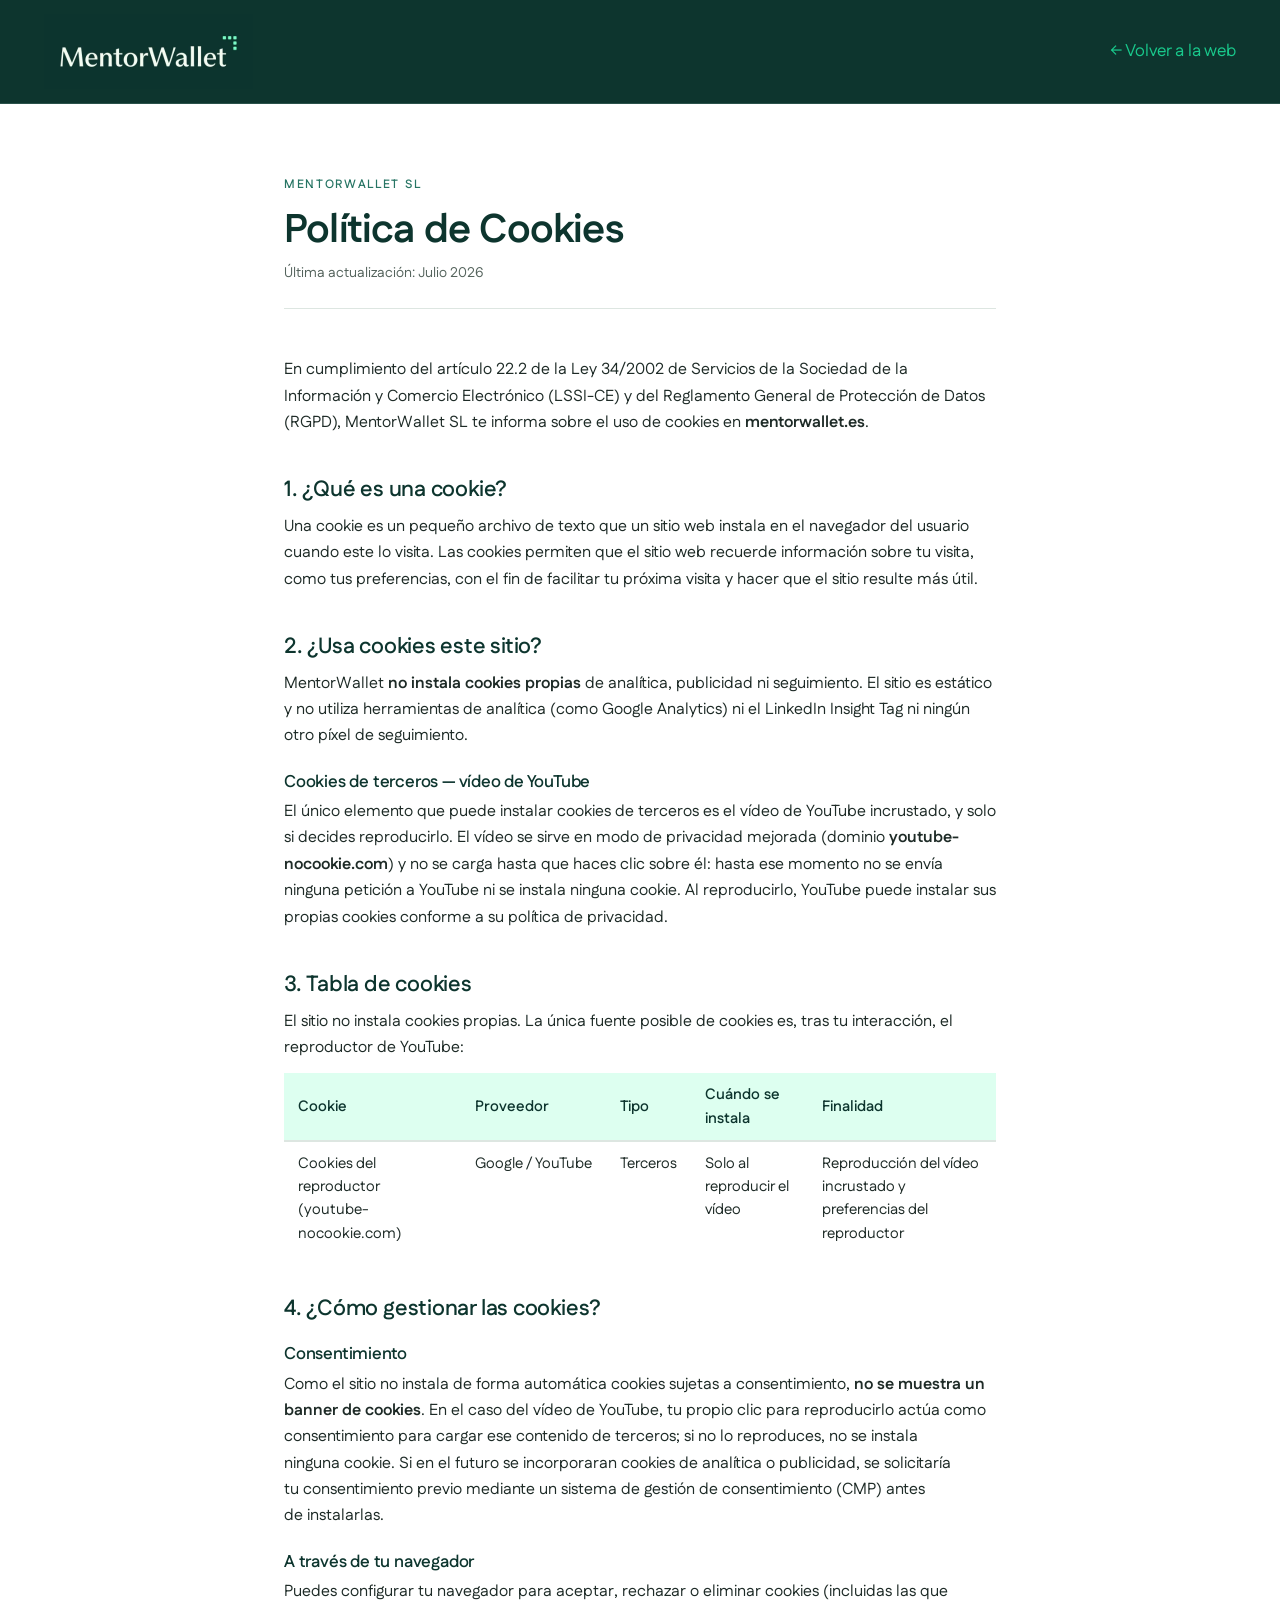
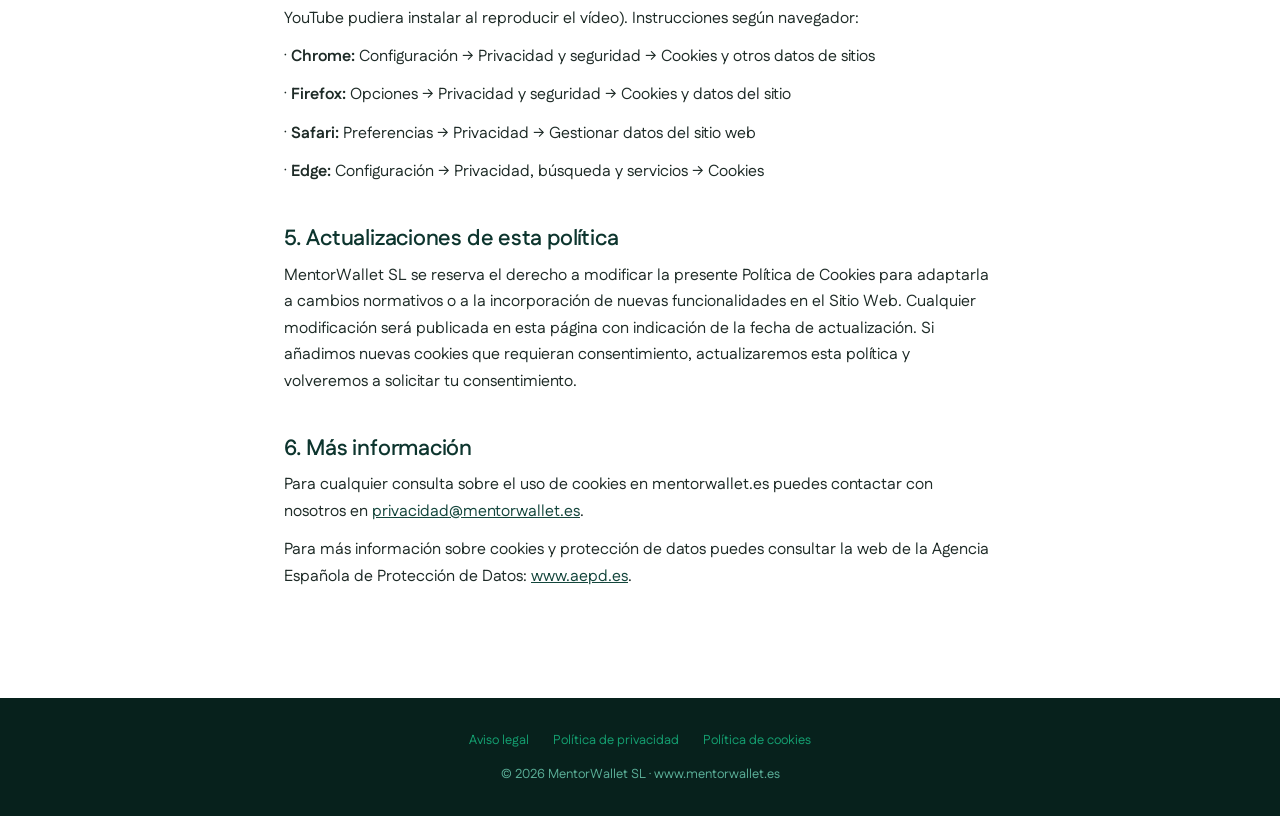
<file: public/politica-cookies.html>
<!DOCTYPE html>
<html lang="es">
<head>
<meta charset="utf-8">
<meta name="viewport" content="width=device-width,initial-scale=1">
<title>Política de Cookies — MentorWallet</title>
<meta name="description" content="Política de cookies de MentorWallet: qué cookies utilizamos, con qué finalidad y cómo configurarlas o rechazarlas desde tu navegador.">
<link rel="canonical" href="https://www.mentorwallet.es/politica-cookies">
<meta name="theme-color" content="#0D352E">
<link rel="icon" href="/favicon.svg" type="image/svg+xml">
<link rel="icon" href="/favicon-32x32.png" sizes="32x32" type="image/png">
<link rel="apple-touch-icon" href="/apple-touch-icon.png">
<meta property="og:type" content="website">
<meta property="og:site_name" content="MentorWallet">
<meta property="og:locale" content="es_ES">
<meta property="og:title" content="Política de Cookies — MentorWallet">
<meta property="og:url" content="https://www.mentorwallet.es/politica-cookies">
<meta property="og:image" content="https://www.mentorwallet.es/og-image.png">
<meta name="twitter:card" content="summary_large_image">
<link rel="stylesheet" href="_ds/mentorwallet-design-system-d69bb06c-4271-4dff-93a1-c3602fbb6af3/tokens/fonts.css">
<link rel="stylesheet" href="_ds/mentorwallet-design-system-d69bb06c-4271-4dff-93a1-c3602fbb6af3/tokens/colors.css">
<link rel="stylesheet" href="_ds/mentorwallet-design-system-d69bb06c-4271-4dff-93a1-c3602fbb6af3/tokens/typography.css">
<link rel="stylesheet" href="_ds/mentorwallet-design-system-d69bb06c-4271-4dff-93a1-c3602fbb6af3/tokens/base.css">
<style>
  :root { --text-muted: #54635C; }
  html { scroll-behavior: smooth; }
&XX#fff; margin: 0; font-family: var(--font-primary); color: var(--text-body); }
  .mw-navlink { color: var(--mw-mint); font-size: 15px; font-weight: 500; text-decoration: none; opacity: .82; }
  .mw-navlink:hover { opacity: 1; }
  main a { text-decoration: underline; }
  .mw-table-wrap { overflow-x: auto; margin: 0 0 20px; -webkit-overflow-scrolling: touch; }
  table { width: 100%; border-collapse: collapse; font-size: 15px; min-width: 640px; }
  th { background: var(--surface-mint); color: var(--text-strong); font-weight: 600; text-align: left; padding: 10px 14px; border-bottom: 2px solid var(--border-subtle); }
  td { padding: 10px 14px; border-bottom: 1px solid var(--border-subtle); vertical-align: top; color: var(--text-body); }
  tr:last-child td { border-bottom: none; }
  @media (max-width: 600px) {
    main { padding: 48px 20px 64px !important; }
    h1 { font-size: clamp(30px, 8vw, 40px) !important; }
  }
</style>
</head>
<body>
  <header style="background:#0D352E;border-bottom:1px solid rgba(221,255,240,.14);position:sticky;top:0;z-index:50">
    <div style="max-width:1240px;margin:0 auto;padding:14px 24px;display:flex;align-items:center;justify-content:space-between">
      <a href="/"><img src="assets/logo-green.webp" alt="MentorWallet" width="209" height="75" style="height:75px;width:auto;display:block"></a>
      <a class="mw-navlink" href="/">← Volver a la web</a>
    </div>
  </header>
  <main style="max-width:760px;margin:0 auto;padding:72px 24px 96px">
    <p style="font-size:12px;font-weight:600;letter-spacing:.14em;text-transform:uppercase;color:var(--green-600);margin:0 0 14px">MentorWallet SL</p>
    <h1 style="font-size:40px;line-height:1.1;letter-spacing:-.02em;font-weight:700;color:var(--text-strong);margin:0 0 10px">Política de Cookies</h1>
    <p style="font-size:14px;color:var(--text-muted);margin:0 0 48px;border-bottom:1px solid var(--border-subtle);padding-bottom:24px">Última actualización: Julio 2026</p>
    <p style="font-size:16px;line-height:1.65;color:var(--text-body);margin:0 0 12px">En cumplimiento del artículo 22.2 de la Ley 34/2002 de Servicios de la Sociedad de la Información y Comercio Electrónico (LSSI-CE) y del Reglamento General de Protección de Datos (RGPD), MentorWallet SL te informa sobre el uso de cookies en <strong>mentorwallet.es</strong>.</p>

    <h2 style="font-size:22px;font-weight:600;color:var(--text-strong);margin:40px 0 10px;letter-spacing:-.01em">1. ¿Qué es una cookie?</h2>
    <p style="font-size:16px;line-height:1.65;color:var(--text-body);margin:0 0 12px">Una cookie es un pequeño archivo de texto que un sitio web instala en el navegador del usuario cuando este lo visita. Las cookies permiten que el sitio web recuerde información sobre tu visita, como tus preferencias, con el fin de facilitar tu próxima visita y hacer que el sitio resulte más útil.</p>

    <h2 style="font-size:22px;font-weight:600;color:var(--text-strong);margin:40px 0 10px;letter-spacing:-.01em">2. ¿Usa cookies este sitio?</h2>
    <p style="font-size:16px;line-height:1.65;color:var(--text-body);margin:0 0 12px">MentorWallet <strong>no instala cookies propias</strong> de analítica, publicidad ni seguimiento. El sitio es estático y no utiliza herramientas de analítica (como Google Analytics) ni el LinkedIn Insight Tag ni ningún otro píxel de seguimiento.</p>
    <h3 style="font-size:17px;font-weight:600;color:var(--text-strong);margin:22px 0 6px">Cookies de terceros — vídeo de YouTube</h3>
    <p style="font-size:16px;line-height:1.65;color:var(--text-body);margin:0 0 12px">El único elemento que puede instalar cookies de terceros es el vídeo de YouTube incrustado, y solo si decides reproducirlo. El vídeo se sirve en modo de privacidad mejorada (dominio <strong>youtube-nocookie.com</strong>) y no se carga hasta que haces clic sobre él: hasta ese momento no se envía ninguna petición a YouTube ni se instala ninguna cookie. Al reproducirlo, YouTube puede instalar sus propias cookies conforme a su política de privacidad.</p>

    <h2 style="font-size:22px;font-weight:600;color:var(--text-strong);margin:40px 0 10px;letter-spacing:-.01em">3. Tabla de cookies</h2>
    <p style="font-size:16px;line-height:1.65;color:var(--text-body);margin:0 0 12px">El sitio no instala cookies propias. La única fuente posible de cookies es, tras tu interacción, el reproductor de YouTube:</p>
    <div class="mw-table-wrap" tabindex="0" role="region" aria-label="Tabla de cookies">
    <table>
      <thead><tr><th>Cookie</th><th>Proveedor</th><th>Tipo</th><th>Cuándo se instala</th><th>Finalidad</th></tr></thead>
      <tbody>
        <tr><td>Cookies del reproductor (youtube-nocookie.com)</td><td>Google&nbsp;/&nbsp;YouTube</td><td>Terceros</td><td>Solo al reproducir el vídeo</td><td>Reproducción del vídeo incrustado y preferencias del reproductor</td></tr>
      </tbody>
    </table>
    </div>

    <h2 style="font-size:22px;font-weight:600;color:var(--text-strong);margin:40px 0 10px;letter-spacing:-.01em">4. ¿Cómo gestionar las cookies?</h2>
    <h3 style="font-size:17px;font-weight:600;color:var(--text-strong);margin:22px 0 6px">Consentimiento</h3>
    <p style="font-size:16px;line-height:1.65;color:var(--text-body);margin:0 0 12px">Como el sitio no instala de forma automática cookies sujetas a consentimiento, <strong>no se muestra un banner de cookies</strong>. En el caso del vídeo de YouTube, tu propio clic para reproducirlo actúa como consentimiento para cargar ese contenido de terceros; si no lo reproduces, no se instala ninguna cookie. Si en el futuro se incorporaran cookies de analítica o publicidad, se solicitaría tu consentimiento previo mediante un sistema de gestión de consentimiento (CMP) antes de instalarlas.</p>
    <h3 style="font-size:17px;font-weight:600;color:var(--text-strong);margin:22px 0 6px">A través de tu navegador</h3>
    <p style="font-size:16px;line-height:1.65;color:var(--text-body);margin:0 0 12px">Puedes configurar tu navegador para aceptar, rechazar o eliminar cookies (incluidas las que YouTube pudiera instalar al reproducir el vídeo). Instrucciones según navegador:</p>
    <p style="font-size:16px;line-height:1.65;color:var(--text-body);margin:0 0 12px">· <strong>Chrome:</strong> Configuración → Privacidad y seguridad → Cookies y otros datos de sitios</p>
    <p style="font-size:16px;line-height:1.65;color:var(--text-body);margin:0 0 12px">· <strong>Firefox:</strong> Opciones → Privacidad y seguridad → Cookies y datos del sitio</p>
    <p style="font-size:16px;line-height:1.65;color:var(--text-body);margin:0 0 12px">· <strong>Safari:</strong> Preferencias → Privacidad → Gestionar datos del sitio web</p>
    <p style="font-size:16px;line-height:1.65;color:var(--text-body);margin:0 0 12px">· <strong>Edge:</strong> Configuración → Privacidad, búsqueda y servicios → Cookies</p>

    <h2 style="font-size:22px;font-weight:600;color:var(--text-strong);margin:40px 0 10px;letter-spacing:-.01em">5. Actualizaciones de esta política</h2>
    <p style="font-size:16px;line-height:1.65;color:var(--text-body);margin:0 0 12px">MentorWallet SL se reserva el derecho a modificar la presente Política de Cookies para adaptarla a cambios normativos o a la incorporación de nuevas funcionalidades en el Sitio Web. Cualquier modificación será publicada en esta página con indicación de la fecha de actualización. Si añadimos nuevas cookies que requieran consentimiento, actualizaremos esta política y volveremos a solicitar tu consentimiento.</p>

    <h2 style="font-size:22px;font-weight:600;color:var(--text-strong);margin:40px 0 10px;letter-spacing:-.01em">6. Más información</h2>
    <p style="font-size:16px;line-height:1.65;color:var(--text-body);margin:0 0 12px">Para cualquier consulta sobre el uso de cookies en mentorwallet.es puedes contactar con nosotros en <a href="mailto:privacidad@mentorwallet.es" style="color:var(--green-800)">privacidad@mentorwallet.es</a>.</p>
    <p style="font-size:16px;line-height:1.65;color:var(--text-body);margin:0 0 12px">Para más información sobre cookies y protección de datos puedes consultar la web de la Agencia Española de Protección de Datos: <a href="https://www.aepd.es" style="color:var(--green-800)">www.aepd.es</a>.</p>
  </main>
  <footer style="background:#07211C;color:var(--text-on-dark-muted);padding:32px 24px;text-align:center;font-size:13px">
    <div style="display:flex;flex-wrap:wrap;justify-content:center;gap:8px 24px">
      <a class="mw-navlink" href="/aviso-legal" style="opacity:.75">Aviso legal</a>
      <a class="mw-navlink" href="/politica-privacidad" style="opacity:.75">Política de privacidad</a>
      <a class="mw-navlink" href="/politica-cookies" style="opacity:.75">Política de cookies</a>
    </div>
    <p style="margin:14px 0 0;color:var(--green-400)">© 2026 MentorWallet SL · www.mentorwallet.es</p>
  </footer>
</body>
</html>
</file>
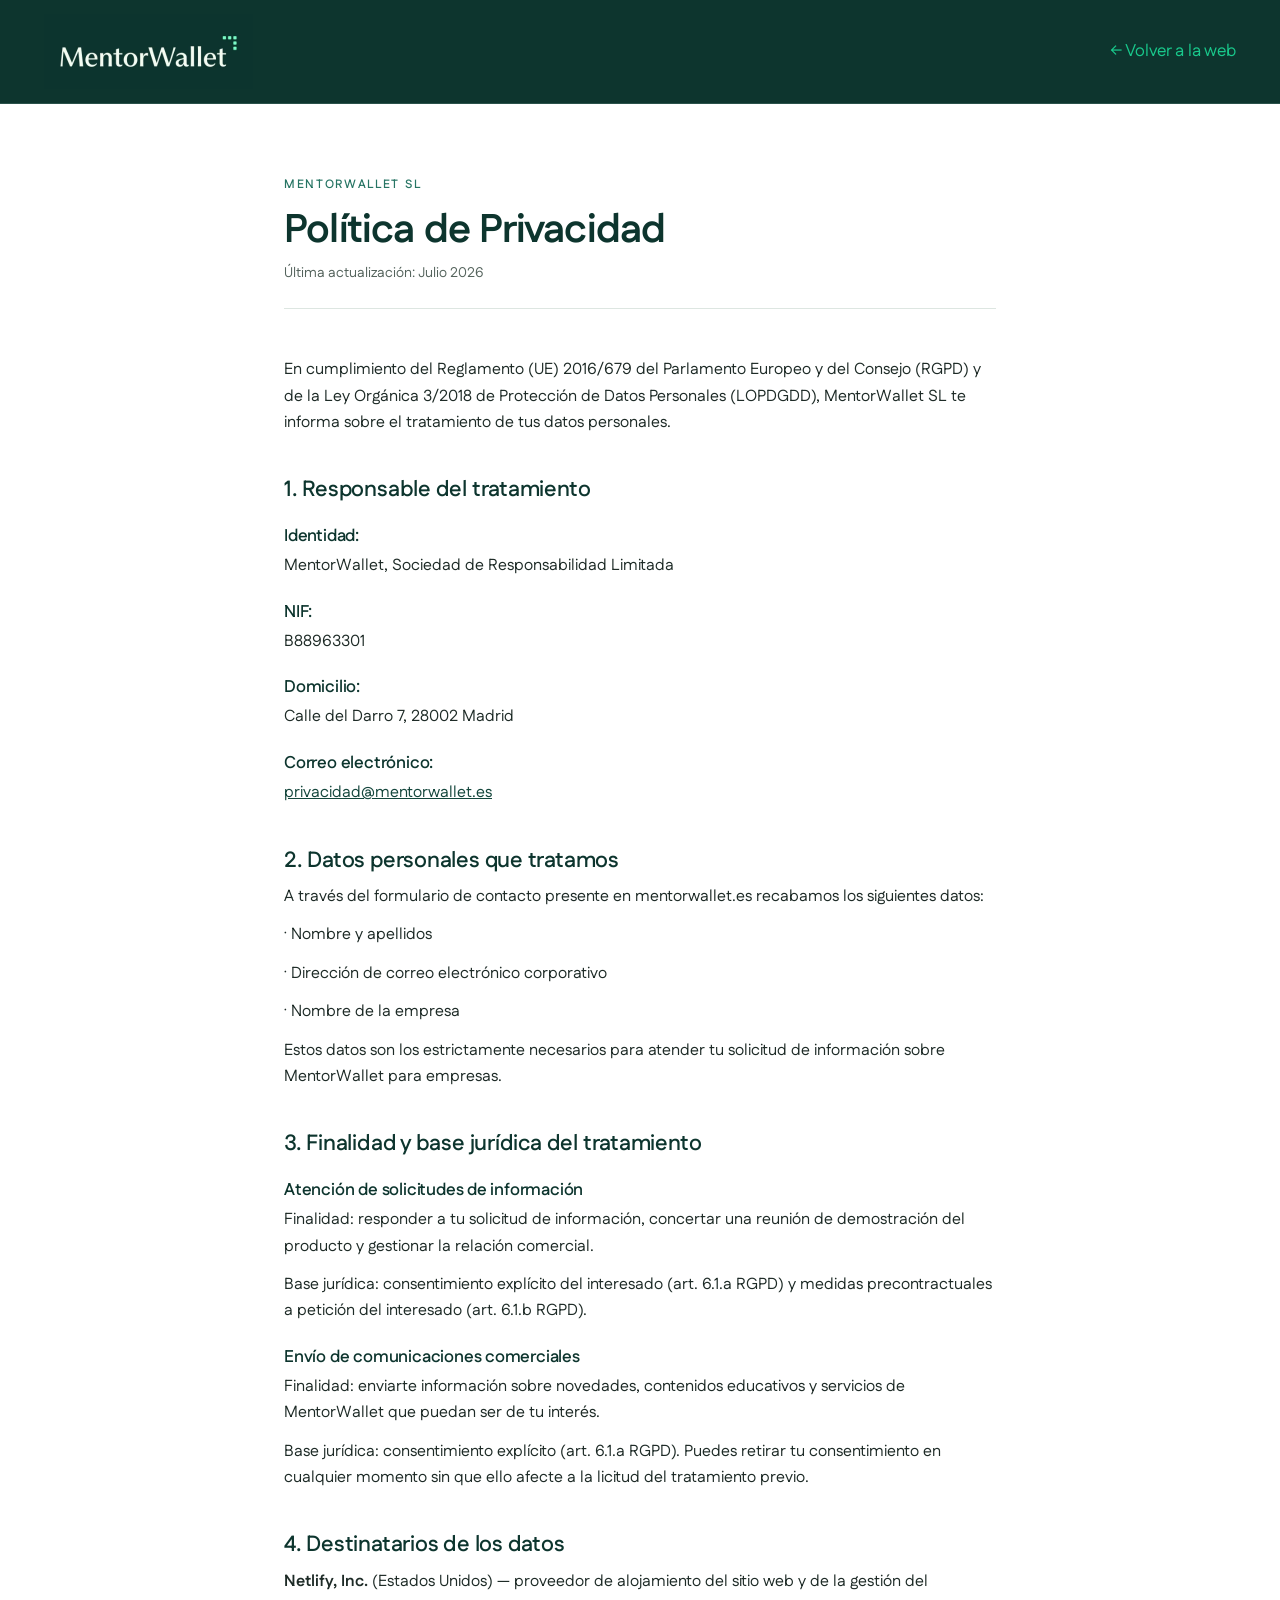
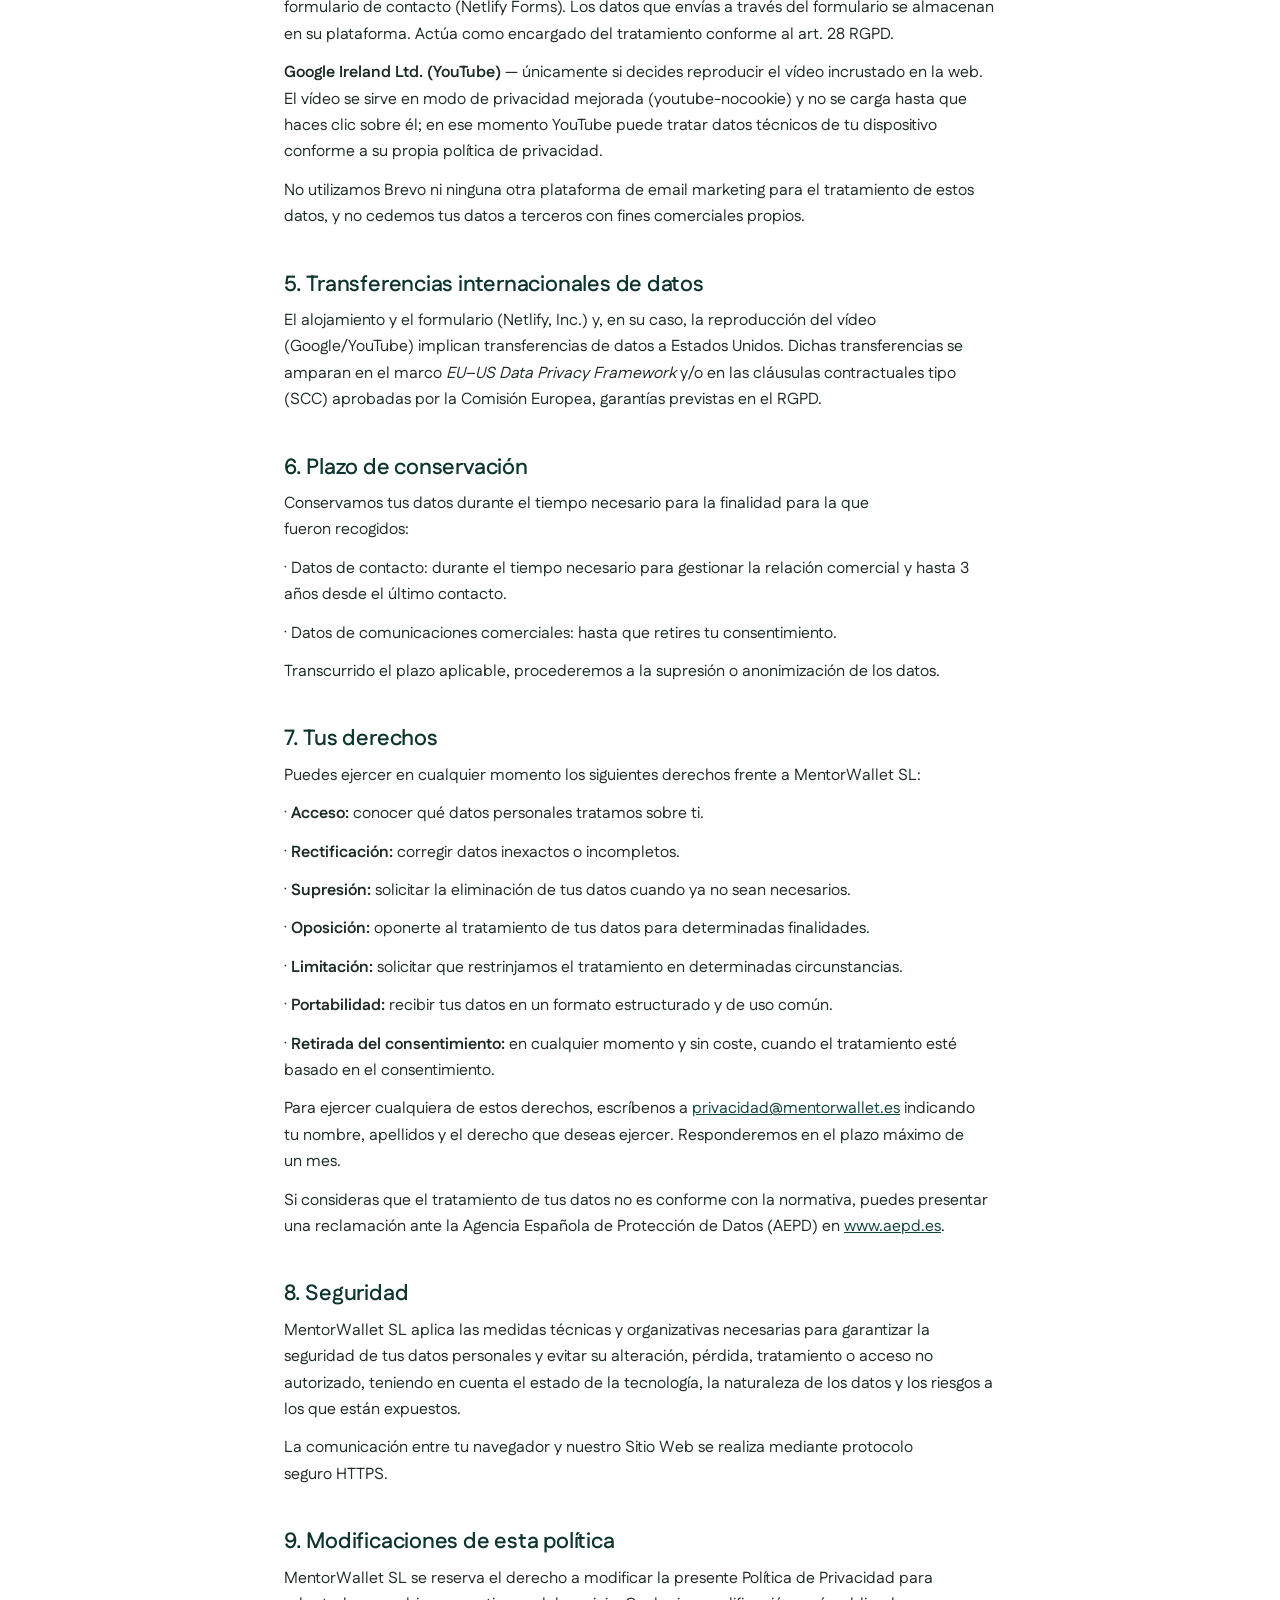
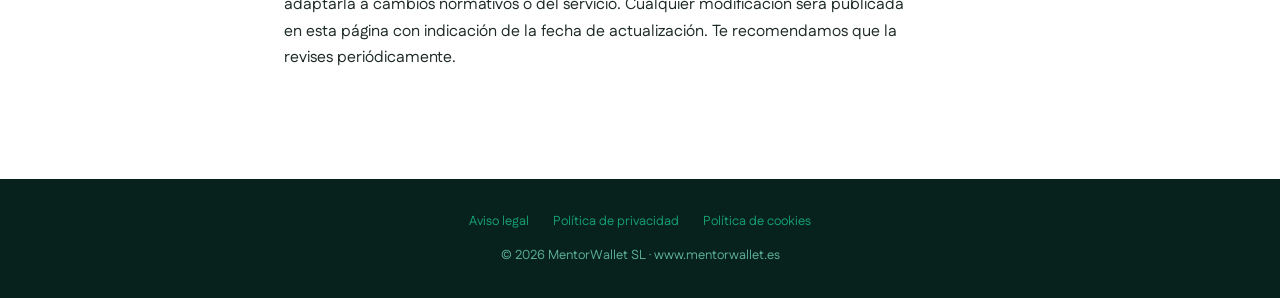
<file: public/politica-privacidad.html>
<!DOCTYPE html>
<html lang="es">
<head>
<meta charset="utf-8">
<meta name="viewport" content="width=device-width,initial-scale=1">
<title>Política de Privacidad — MentorWallet</title>
<meta name="description" content="Política de privacidad de MentorWallet SL: qué datos personales tratamos, con qué finalidad y base legal, plazos de conservación y cómo ejercer tus derechos RGPD.">
<link rel="canonical" href="https://www.mentorwallet.es/politica-privacidad">
<meta name="theme-color" content="#0D352E">
<link rel="icon" href="/favicon.svg" type="image/svg+xml">
<link rel="icon" href="/favicon-32x32.png" sizes="32x32" type="image/png">
<link rel="apple-touch-icon" href="/apple-touch-icon.png">
<meta property="og:type" content="website">
<meta property="og:site_name" content="MentorWallet">
<meta property="og:locale" content="es_ES">
<meta property="og:title" content="Política de Privacidad — MentorWallet">
<meta property="og:url" content="https://www.mentorwallet.es/politica-privacidad">
<meta property="og:image" content="https://www.mentorwallet.es/og-image.png">
<meta name="twitter:card" content="summary_large_image">
<link rel="stylesheet" href="_ds/mentorwallet-design-system-d69bb06c-4271-4dff-93a1-c3602fbb6af3/tokens/fonts.css">
<link rel="stylesheet" href="_ds/mentorwallet-design-system-d69bb06c-4271-4dff-93a1-c3602fbb6af3/tokens/colors.css">
<link rel="stylesheet" href="_ds/mentorwallet-design-system-d69bb06c-4271-4dff-93a1-c3602fbb6af3/tokens/typography.css">
<link rel="stylesheet" href="_ds/mentorwallet-design-system-d69bb06c-4271-4dff-93a1-c3602fbb6af3/tokens/base.css">
<style>
  :root { --text-muted: #54635C; }
  html { scroll-behavior: smooth; }
&XX#fff; margin: 0; font-family: var(--font-primary); color: var(--text-body); }
  .mw-navlink { color: var(--mw-mint); font-size: 15px; font-weight: 500; text-decoration: none; opacity: .82; }
  .mw-navlink:hover { opacity: 1; }
  main a { text-decoration: underline; }
  table { width: 100%; border-collapse: collapse; margin: 0 0 20px; font-size: 15px; }
  th { background: var(--surface-mint); color: var(--text-strong); font-weight: 600; text-align: left; padding: 10px 14px; border-bottom: 2px solid var(--border-subtle); }
  td { padding: 10px 14px; border-bottom: 1px solid var(--border-subtle); vertical-align: top; color: var(--text-body); }
  tr:last-child td { border-bottom: none; }
</style>
</head>
<body>
  <header style="background:#0D352E;border-bottom:1px solid rgba(221,255,240,.14);position:sticky;top:0;z-index:50">
    <div style="max-width:1240px;margin:0 auto;padding:14px 24px;display:flex;align-items:center;justify-content:space-between">
      <a href="/"><img src="assets/logo-green.webp" alt="MentorWallet" width="209" height="75" style="height:75px;width:auto;display:block"></a>
      <a class="mw-navlink" href="/">← Volver a la web</a>
    </div>
  </header>
  <main style="max-width:760px;margin:0 auto;padding:72px 24px 96px">
    <p style="font-size:12px;font-weight:600;letter-spacing:.14em;text-transform:uppercase;color:var(--green-600);margin:0 0 14px">MentorWallet SL</p>
    <h1 style="font-size:40px;line-height:1.1;letter-spacing:-.02em;font-weight:700;color:var(--text-strong);margin:0 0 10px">Política de Privacidad</h1>
    <p style="font-size:14px;color:var(--text-muted);margin:0 0 48px;border-bottom:1px solid var(--border-subtle);padding-bottom:24px">Última actualización: Julio 2026</p>
    <p style="font-size:16px;line-height:1.65;color:var(--text-body);margin:0 0 12px">En cumplimiento del Reglamento (UE) 2016/679 del Parlamento Europeo y del Consejo (RGPD) y de la Ley Orgánica 3/2018 de Protección de Datos Personales (LOPDGDD), MentorWallet SL te informa sobre el tratamiento de tus datos personales.</p>

    <h2 style="font-size:22px;font-weight:600;color:var(--text-strong);margin:40px 0 10px;letter-spacing:-.01em">1. Responsable del tratamiento</h2>
    <h3 style="font-size:17px;font-weight:600;color:var(--text-strong);margin:22px 0 6px">Identidad:</h3>
    <p style="font-size:16px;line-height:1.65;color:var(--text-body);margin:0 0 12px">MentorWallet, Sociedad de Responsabilidad Limitada</p>
    <h3 style="font-size:17px;font-weight:600;color:var(--text-strong);margin:22px 0 6px">NIF:</h3>
    <p style="font-size:16px;line-height:1.65;color:var(--text-body);margin:0 0 12px">B88963301</p>
    <h3 style="font-size:17px;font-weight:600;color:var(--text-strong);margin:22px 0 6px">Domicilio:</h3>
    <p style="font-size:16px;line-height:1.65;color:var(--text-body);margin:0 0 12px">Calle del Darro 7, 28002 Madrid</p>
    <h3 style="font-size:17px;font-weight:600;color:var(--text-strong);margin:22px 0 6px">Correo electrónico:</h3>
    <p style="font-size:16px;line-height:1.65;color:var(--text-body);margin:0 0 12px"><a href="mailto:privacidad@mentorwallet.es" style="color:var(--green-800)">privacidad@mentorwallet.es</a></p>

    <h2 style="font-size:22px;font-weight:600;color:var(--text-strong);margin:40px 0 10px;letter-spacing:-.01em">2. Datos personales que tratamos</h2>
    <p style="font-size:16px;line-height:1.65;color:var(--text-body);margin:0 0 12px">A través del formulario de contacto presente en mentorwallet.es recabamos los siguientes datos:</p>
    <p style="font-size:16px;line-height:1.65;color:var(--text-body);margin:0 0 12px">· Nombre y apellidos</p>
    <p style="font-size:16px;line-height:1.65;color:var(--text-body);margin:0 0 12px">· Dirección de correo electrónico corporativo</p>
    <p style="font-size:16px;line-height:1.65;color:var(--text-body);margin:0 0 12px">· Nombre de la empresa</p>
    <p style="font-size:16px;line-height:1.65;color:var(--text-body);margin:0 0 12px">Estos datos son los estrictamente necesarios para atender tu solicitud de información sobre MentorWallet para empresas.</p>

    <h2 style="font-size:22px;font-weight:600;color:var(--text-strong);margin:40px 0 10px;letter-spacing:-.01em">3. Finalidad y base jurídica del tratamiento</h2>
    <h3 style="font-size:17px;font-weight:600;color:var(--text-strong);margin:22px 0 6px">Atención de solicitudes de información</h3>
    <p style="font-size:16px;line-height:1.65;color:var(--text-body);margin:0 0 12px">Finalidad: responder a tu solicitud de información, concertar una reunión de demostración del producto y gestionar la relación comercial.</p>
    <p style="font-size:16px;line-height:1.65;color:var(--text-body);margin:0 0 12px">Base jurídica: consentimiento explícito del interesado (art. 6.1.a RGPD) y medidas precontractuales a petición del interesado (art. 6.1.b RGPD).</p>
    <h3 style="font-size:17px;font-weight:600;color:var(--text-strong);margin:22px 0 6px">Envío de comunicaciones comerciales</h3>
    <p style="font-size:16px;line-height:1.65;color:var(--text-body);margin:0 0 12px">Finalidad: enviarte información sobre novedades, contenidos educativos y servicios de MentorWallet que puedan ser de tu interés.</p>
    <p style="font-size:16px;line-height:1.65;color:var(--text-body);margin:0 0 12px">Base jurídica: consentimiento explícito (art. 6.1.a RGPD). Puedes retirar tu consentimiento en cualquier momento sin que ello afecte a la licitud del tratamiento previo.</p>

    <h2 style="font-size:22px;font-weight:600;color:var(--text-strong);margin:40px 0 10px;letter-spacing:-.01em">4. Destinatarios de los datos</h2>
    <p style="font-size:16px;line-height:1.65;color:var(--text-body);margin:0 0 12px"><strong>Netlify, Inc.</strong> (Estados Unidos) — proveedor de alojamiento del sitio web y de la gestión del formulario de contacto (Netlify Forms). Los datos que envías a través del formulario se almacenan en su plataforma. Actúa como encargado del tratamiento conforme al art. 28 RGPD.</p>
    <p style="font-size:16px;line-height:1.65;color:var(--text-body);margin:0 0 12px"><strong>Google Ireland Ltd. (YouTube)</strong> — únicamente si decides reproducir el vídeo incrustado en la web. El vídeo se sirve en modo de privacidad mejorada (youtube-nocookie) y no se carga hasta que haces clic sobre él; en ese momento YouTube puede tratar datos técnicos de tu dispositivo conforme a su propia política de privacidad.</p>
    <p style="font-size:16px;line-height:1.65;color:var(--text-body);margin:0 0 12px">No utilizamos Brevo ni ninguna otra plataforma de email marketing para el tratamiento de estos datos, y no cedemos tus datos a terceros con fines comerciales propios.</p>

    <h2 style="font-size:22px;font-weight:600;color:var(--text-strong);margin:40px 0 10px;letter-spacing:-.01em">5. Transferencias internacionales de datos</h2>
    <p style="font-size:16px;line-height:1.65;color:var(--text-body);margin:0 0 12px">El alojamiento y el formulario (Netlify, Inc.) y, en su caso, la reproducción del vídeo (Google/YouTube) implican transferencias de datos a Estados Unidos. Dichas transferencias se amparan en el marco <em>EU–US Data Privacy Framework</em> y/o en las cláusulas contractuales tipo (SCC) aprobadas por la Comisión Europea, garantías previstas en el RGPD.</p>

    <h2 style="font-size:22px;font-weight:600;color:var(--text-strong);margin:40px 0 10px;letter-spacing:-.01em">6. Plazo de conservación</h2>
    <p style="font-size:16px;line-height:1.65;color:var(--text-body);margin:0 0 12px">Conservamos tus datos durante el tiempo necesario para la finalidad para la que fueron recogidos:</p>
    <p style="font-size:16px;line-height:1.65;color:var(--text-body);margin:0 0 12px">· Datos de contacto: durante el tiempo necesario para gestionar la relación comercial y hasta 3 años desde el último contacto.</p>
    <p style="font-size:16px;line-height:1.65;color:var(--text-body);margin:0 0 12px">· Datos de comunicaciones comerciales: hasta que retires tu consentimiento.</p>
    <p style="font-size:16px;line-height:1.65;color:var(--text-body);margin:0 0 12px">Transcurrido el plazo aplicable, procederemos a la supresión o anonimización de los datos.</p>

    <h2 style="font-size:22px;font-weight:600;color:var(--text-strong);margin:40px 0 10px;letter-spacing:-.01em">7. Tus derechos</h2>
    <p style="font-size:16px;line-height:1.65;color:var(--text-body);margin:0 0 12px">Puedes ejercer en cualquier momento los siguientes derechos frente a MentorWallet SL:</p>
    <p style="font-size:16px;line-height:1.65;color:var(--text-body);margin:0 0 12px">· <strong>Acceso:</strong> conocer qué datos personales tratamos sobre ti.</p>
    <p style="font-size:16px;line-height:1.65;color:var(--text-body);margin:0 0 12px">· <strong>Rectificación:</strong> corregir datos inexactos o incompletos.</p>
    <p style="font-size:16px;line-height:1.65;color:var(--text-body);margin:0 0 12px">· <strong>Supresión:</strong> solicitar la eliminación de tus datos cuando ya no sean necesarios.</p>
    <p style="font-size:16px;line-height:1.65;color:var(--text-body);margin:0 0 12px">· <strong>Oposición:</strong> oponerte al tratamiento de tus datos para determinadas finalidades.</p>
    <p style="font-size:16px;line-height:1.65;color:var(--text-body);margin:0 0 12px">· <strong>Limitación:</strong> solicitar que restrinjamos el tratamiento en determinadas circunstancias.</p>
    <p style="font-size:16px;line-height:1.65;color:var(--text-body);margin:0 0 12px">· <strong>Portabilidad:</strong> recibir tus datos en un formato estructurado y de uso común.</p>
    <p style="font-size:16px;line-height:1.65;color:var(--text-body);margin:0 0 12px">· <strong>Retirada del consentimiento:</strong> en cualquier momento y sin coste, cuando el tratamiento esté basado en el consentimiento.</p>
    <p style="font-size:16px;line-height:1.65;color:var(--text-body);margin:0 0 12px">Para ejercer cualquiera de estos derechos, escríbenos a <a href="mailto:privacidad@mentorwallet.es" style="color:var(--green-800)">privacidad@mentorwallet.es</a> indicando tu nombre, apellidos y el derecho que deseas ejercer. Responderemos en el plazo máximo de un mes.</p>
    <p style="font-size:16px;line-height:1.65;color:var(--text-body);margin:0 0 12px">Si consideras que el tratamiento de tus datos no es conforme con la normativa, puedes presentar una reclamación ante la Agencia Española de Protección de Datos (AEPD) en <a href="https://www.aepd.es" style="color:var(--green-800)">www.aepd.es</a>.</p>

    <h2 style="font-size:22px;font-weight:600;color:var(--text-strong);margin:40px 0 10px;letter-spacing:-.01em">8. Seguridad</h2>
    <p style="font-size:16px;line-height:1.65;color:var(--text-body);margin:0 0 12px">MentorWallet SL aplica las medidas técnicas y organizativas necesarias para garantizar la seguridad de tus datos personales y evitar su alteración, pérdida, tratamiento o acceso no autorizado, teniendo en cuenta el estado de la tecnología, la naturaleza de los datos y los riesgos a los que están expuestos.</p>
    <p style="font-size:16px;line-height:1.65;color:var(--text-body);margin:0 0 12px">La comunicación entre tu navegador y nuestro Sitio Web se realiza mediante protocolo seguro HTTPS.</p>

    <h2 style="font-size:22px;font-weight:600;color:var(--text-strong);margin:40px 0 10px;letter-spacing:-.01em">9. Modificaciones de esta política</h2>
    <p style="font-size:16px;line-height:1.65;color:var(--text-body);margin:0 0 12px">MentorWallet SL se reserva el derecho a modificar la presente Política de Privacidad para adaptarla a cambios normativos o del servicio. Cualquier modificación será publicada en esta página con indicación de la fecha de actualización. Te recomendamos que la revises periódicamente.</p>
  </main>
  <footer style="background:#07211C;color:var(--text-on-dark-muted);padding:32px 24px;text-align:center;font-size:13px">
    <div style="display:flex;flex-wrap:wrap;justify-content:center;gap:8px 24px">
      <a class="mw-navlink" href="/aviso-legal" style="opacity:.75">Aviso legal</a>
      <a class="mw-navlink" href="/politica-privacidad" style="opacity:.75">Política de privacidad</a>
      <a class="mw-navlink" href="/politica-cookies" style="opacity:.75">Política de cookies</a>
    </div>
    <p style="margin:14px 0 0;color:var(--green-400)">© 2026 MentorWallet SL · www.mentorwallet.es</p>
  </footer>
</body>
</html>
</file>
<file: _ds/mentorwallet-design-system-d69bb06c-4271-4dff-93a1-c3602fbb6af3/tokens/fonts.css>
/* ==========================================================================
   MentorWallet — Fonts
   Primary typeface:   Fustat   (manual: "Principal_Fustat")  — self-hosted .ttf
   Secondary typeface: DM Sans  (manual: "Secundaria_DM Sans") — Google Fonts
   Mono (figures):     DM Mono                                  — Google Fonts
   The "MentorWallet" wordmark is a custom serif logotype and is a locked
   image asset (assets/logos/) — it is NOT one of the working typefaces.
   ========================================================================== */

/* --- DM Sans + DM Mono (Google Fonts) — @import must precede @font-face --- */
@import url('https://fonts.googleapis.com/css2?family=DM+Sans:opsz,wght@9..40,300..700&family=DM+Mono:wght@400;500&display=swap');

/* --- Fustat (self-hosted; paths relative to this file in tokens/) -------- */
@font-face { font-family: 'Fustat'; font-style: normal; font-weight: 200; font-display: swap; src: url('../assets/fonts/Fustat-ExtraLight.ttf') format('truetype'); }
@font-face { font-family: 'Fustat'; font-style: normal; font-weight: 300; font-display: swap; src: url('../assets/fonts/Fustat-Light.ttf') format('truetype'); }
@font-face { font-family: 'Fustat'; font-style: normal; font-weight: 400; font-display: swap; src: url('../assets/fonts/Fustat-Regular.ttf') format('truetype'); }
@font-face { font-family: 'Fustat'; font-style: normal; font-weight: 500; font-display: swap; src: url('../assets/fonts/Fustat-Medium.ttf') format('truetype'); }
@font-face { font-family: 'Fustat'; font-style: normal; font-weight: 600; font-display: swap; src: url('../assets/fonts/Fustat-SemiBold.ttf') format('truetype'); }
@font-face { font-family: 'Fustat'; font-style: normal; font-weight: 700; font-display: swap; src: url('../assets/fonts/Fustat-Bold.ttf') format('truetype'); }
@font-face { font-family: 'Fustat'; font-style: normal; font-weight: 800; font-display: swap; src: url('../assets/fonts/Fustat-ExtraBold.ttf') format('truetype'); }
</file>
<file: _ds/mentorwallet-design-system-d69bb06c-4271-4dff-93a1-c3602fbb6af3/tokens/colors.css>
/* ==========================================================================
   MentorWallet — Color tokens
   Source: MENTOR WALLET_manual de marca.pdf (COLORES)
   Core palette (from manual):
     Verde oscuro  #0D352E  Pantone 3435 C  — primary brand color
     Verde claro   #DDFFF0  Pantone 2253 C  — light mint tint
     Flúor         #74FFC4  Pantone 3375 C  — accent / highlight
     Azul claro    #E1F7FF  Pantone 290 C   — complementary tint
   Neutrals & extended ramps are harmonised around the dark-green hue.
   ========================================================================== */

:root {
  /* ---- Brand core (verbatim from the manual) ---------------------------- */
  --mw-green:        #0D352E;  /* verde oscuro — primary */
  --mw-mint:         #DDFFF0;  /* verde claro */
  --mw-fluor:        #74FFC4;  /* flúor — accent */
  --mw-sky:          #E1F7FF;  /* azul claro — complementary */
  --mw-white:        #FFFFFF;

  /* ---- Green ramp (primary hue, derived) -------------------------------- */
  --green-950: #07211C;  /* darkest — press states on dark */
  --green-900: #0D352E;  /* = brand verde oscuro */
  --green-800: #14463C;
  --green-700: #1C5A4D;
  --green-600: #277564;
  --green-500: #379079;
  --green-400: #5AAE97;
  --green-300: #8FCBB9;
  --green-200: #BEE3D7;
  --green-100: #DDFFF0;  /* = brand verde claro / mint */
  --green-50:  #EEFCF6;

  /* ---- Fluor ramp (accent) --------------------------------------------- */
  --fluor-600: #19C98C;  /* accessible fluor for text/links on light */
  --fluor-500: #34DD9F;
  --fluor-400: #51EDB0;
  --fluor-300: #74FFC4;  /* = brand flúor */
  --fluor-200: #A6FFDA;
  --fluor-100: #D4FFEE;

  /* ---- Sky ramp (complementary) ---------------------------------------- */
  --sky-400: #8FD9F2;
  --sky-300: #B5E8F8;
  --sky-200: #D2F1FB;
  --sky-100: #E1F7FF;  /* = brand azul claro */
  --sky-50:  #F2FBFF;

  /* ---- Neutrals (warm green-tinted greys) ------------------------------ */
  --neutral-900: #0E1A17;
  --neutral-800: #1E2B27;
  --neutral-700: #38453F;
  --neutral-600: #54635C;
  --neutral-500: #74837C;
  --neutral-400: #9AA8A1;
  --neutral-300: #C2CEC8;
  --neutral-200: #DDE6E1;
  --neutral-100: #EEF3F0;
  --neutral-50:  #F7FAF8;

  /* ---- Semantic — status ------------------------------------------------ */
  --status-positive: #19A06B;  /* gains / income — green family */
  --status-positive-surface: #E2F7EE;
  --status-warning:  #C98A12;
  --status-warning-surface: #FBF1DA;
  --status-negative: #C8443A;  /* spend / loss */
  --status-negative-surface: #FBE6E4;
  --status-info:     #2A7BB0;
  --status-info-surface: #E1F1FB;

  /* ---- Semantic aliases ------------------------------------------------- */
  --color-bg:            var(--mw-white);
  --color-bg-subtle:     var(--green-50);
  --color-bg-mint:       var(--mw-mint);
  --color-bg-sky:        var(--mw-sky);
  --color-bg-inverse:    var(--green-900);

  --surface-card:        var(--mw-white);
  --surface-raised:      var(--mw-white);
  --surface-sunken:      var(--neutral-50);
  --surface-mint:        var(--mw-mint);
  --surface-inverse:     var(--green-900);

  --text-strong:         var(--green-900);
  --text-body:           var(--neutral-800);
  --text-muted:          var(--neutral-500);
  --text-on-dark:        var(--mw-mint);
  --text-on-dark-muted:  var(--green-300);
  --text-on-accent:      var(--green-900);
  --text-link:           var(--fluor-600);

  --border-subtle:       var(--neutral-200);
  --border-default:      var(--neutral-300);
  --border-strong:       var(--green-900);
  --border-on-dark:      rgba(221, 255, 240, 0.16);

  --color-primary:           var(--green-900);
  --color-primary-hover:     var(--green-800);
  --color-primary-active:    var(--green-950);
  --color-primary-contrast:  var(--mw-mint);

  --color-accent:            var(--fluor-300);
  --color-accent-hover:      var(--fluor-400);
  --color-accent-active:     var(--fluor-500);
  --color-accent-contrast:   var(--green-900);

  --focus-ring:          0 0 0 3px rgba(116, 255, 196, 0.55);
}
</file>
<file: _ds/mentorwallet-design-system-d69bb06c-4271-4dff-93a1-c3602fbb6af3/tokens/typography.css>
/* ==========================================================================
   MentorWallet — Typography tokens
   Primary: Fustat · Secondary: DM Sans
   ========================================================================== */
:root {
  /* ---- Families --------------------------------------------------------- */
  --font-primary:   'Fustat', 'DM Sans', system-ui, -apple-system, 'Segoe UI', sans-serif;
  --font-secondary: 'DM Sans', 'Fustat', system-ui, sans-serif;
  --font-mono:      'DM Mono', ui-monospace, 'SF Mono', Menlo, monospace;

  /* ---- Weights ---------------------------------------------------------- */
  --fw-light:     300;  /* @kind font */
  --fw-regular:   400;  /* @kind font */
  --fw-medium:    500;  /* @kind font */
  --fw-semibold:  600;  /* @kind font */
  --fw-bold:      700;  /* @kind font */

  /* ---- Type scale (16px base) ------------------------------------------ */
  --fs-display-2xl: 4.5rem;   /* 72 */
  --fs-display-xl:  3.75rem;  /* 60 */
  --fs-display-lg:  3rem;     /* 48 */
  --fs-h1:          2.5rem;   /* 40 */
  --fs-h2:          2rem;     /* 32 */
  --fs-h3:          1.625rem; /* 26 */
  --fs-h4:          1.3125rem;/* 21 */
  --fs-body-lg:     1.1875rem;/* 19 */
  --fs-body:        1.0625rem;/* 17 */
  --fs-body-sm:     0.9375rem;/* 15 */
  --fs-caption:     0.8125rem;/* 13 */
  --fs-overline:    0.75rem;  /* 12 */

  /* ---- Line heights ----------------------------------------------------- */
  --lh-tight:    1.05;  /* @kind font */
  --lh-snug:     1.18;  /* @kind font */
  --lh-heading:  1.25;  /* @kind font */
  --lh-body:     1.55;  /* @kind font */
  --lh-relaxed:  1.7;   /* @kind font */

  /* ---- Letter spacing --------------------------------------------------- */
  --ls-display:  -0.022em;  /* @kind font */
  --ls-heading:  -0.012em;  /* @kind font */
  --ls-body:     0;         /* @kind font */
  --ls-overline: 0.14em;    /* @kind font */
}
</file>
<file: _ds/mentorwallet-design-system-d69bb06c-4271-4dff-93a1-c3602fbb6af3/tokens/base.css>
/* ==========================================================================
   MentorWallet — base element styling + typographic helpers.
   Token-driven; safe global resets only.
   ========================================================================== */
*, *::before, *::after { box-sizing: border-box; }

html { -webkit-text-size-adjust: 100%; }

body {
  margin: 0;
  font-family: var(--font-primary);
  font-size: var(--fs-body);
  line-height: var(--lh-body);
  font-weight: var(--fw-regular);
  color: var(--text-body);
  background: var(--color-bg);
  -webkit-font-smoothing: antialiased;
  text-rendering: optimizeLegibility;
}

h1, h2, h3, h4, h5, h6 {
  margin: 0;
  font-family: var(--font-primary);
  color: var(--text-strong);
  line-height: var(--lh-heading);
  letter-spacing: var(--ls-heading);
  font-weight: var(--fw-semibold);
  text-wrap: balance;
}

p { margin: 0; text-wrap: pretty; }

a { color: var(--text-link); text-decoration: none; }
a:hover { text-decoration: underline; }

::selection { background: var(--fluor-300); color: var(--green-900); }

:focus-visible { outline: none; box-shadow: var(--focus-ring); border-radius: var(--radius-xs); }

img { max-width: 100%; display: block; }

/* ---- Typographic helper classes ---------------------------------------- */
.mw-display-2xl { font-size: var(--fs-display-2xl); font-weight: var(--fw-bold);     line-height: var(--lh-tight);    letter-spacing: var(--ls-display); color: var(--text-strong); }
.mw-display-xl  { font-size: var(--fs-display-xl);  font-weight: var(--fw-bold);     line-height: var(--lh-tight);    letter-spacing: var(--ls-display); color: var(--text-strong); }
.mw-display-lg  { font-size: var(--fs-display-lg);  font-weight: var(--fw-semibold); line-height: var(--lh-snug);     letter-spacing: var(--ls-display); color: var(--text-strong); }
.mw-h1 { font-size: var(--fs-h1); font-weight: var(--fw-semibold); line-height: var(--lh-heading); letter-spacing: var(--ls-heading); color: var(--text-strong); }
.mw-h2 { font-size: var(--fs-h2); font-weight: var(--fw-semibold); line-height: var(--lh-heading); letter-spacing: var(--ls-heading); color: var(--text-strong); }
.mw-h3 { font-size: var(--fs-h3); font-weight: var(--fw-semibold); line-height: var(--lh-heading); color: var(--text-strong); }
.mw-h4 { font-size: var(--fs-h4); font-weight: var(--fw-medium);   line-height: var(--lh-snug);    color: var(--text-strong); }
.mw-body-lg { font-size: var(--fs-body-lg); line-height: var(--lh-body); }
.mw-body    { font-size: var(--fs-body);    line-height: var(--lh-body); }
.mw-body-sm { font-size: var(--fs-body-sm); line-height: var(--lh-body); }
.mw-caption { font-size: var(--fs-caption); line-height: var(--lh-snug); color: var(--text-muted); }
.mw-overline {
  font-size: var(--fs-overline);
  font-weight: var(--fw-semibold);
  letter-spacing: var(--ls-overline);
  text-transform: uppercase;
  color: var(--text-muted);
}
</file>
<file: public/_ds/mentorwallet-design-system-d69bb06c-4271-4dff-93a1-c3602fbb6af3/tokens/fonts.css>
/* ==========================================================================
   MentorWallet — Fonts
   Primary typeface:   Fustat   (manual: "Principal_Fustat")  — self-hosted WOFF2
   Mono (figures):     DM Mono                                  — self-hosted WOFF2
   Todas las fuentes se autohospedan (WOFF2 latin): sin peticiones a Google
   Fonts (mejor CSP/rendimiento y sin transferencia de IP a Google — RGPD).
   La secundaria DM Sans no se usa en el sitio, así que no se carga.
   El wordmark "MentorWallet" es un logotipo bloqueado (imagen), no una fuente.
   ========================================================================== */

/* --- DM Mono (self-hosted; solo pesos 400/500 usados en las cifras) -------- */
@font-face { font-family: 'DM Mono'; font-style: normal; font-weight: 400; font-display: swap; src: url('../assets/fonts/DMMono-Regular.woff2') format('woff2'); }
@font-face { font-family: 'DM Mono'; font-style: normal; font-weight: 500; font-display: swap; src: url('../assets/fonts/DMMono-Medium.woff2') format('woff2'); }

/* --- Fustat (self-hosted, WOFF2 subseteado a latin; paths relativos a este
   fichero en tokens/). Solo los pesos que usa el sitio: 400/500/600/700.
   Los .ttf y los pesos 200/300/800 se eliminaron del deploy (PERF-01). ------ */
@font-face { font-family: 'Fustat'; font-style: normal; font-weight: 400; font-display: swap; src: url('../assets/fonts/Fustat-Regular.woff2') format('woff2'); }
@font-face { font-family: 'Fustat'; font-style: normal; font-weight: 500; font-display: swap; src: url('../assets/fonts/Fustat-Medium.woff2') format('woff2'); }
@font-face { font-family: 'Fustat'; font-style: normal; font-weight: 600; font-display: swap; src: url('../assets/fonts/Fustat-SemiBold.woff2') format('woff2'); }
@font-face { font-family: 'Fustat'; font-style: normal; font-weight: 700; font-display: swap; src: url('../assets/fonts/Fustat-Bold.woff2') format('woff2'); }
</file>
<file: public/_ds/mentorwallet-design-system-d69bb06c-4271-4dff-93a1-c3602fbb6af3/tokens/colors.css>
/* ==========================================================================
   MentorWallet — Color tokens
   Source: MENTOR WALLET_manual de marca.pdf (COLORES)
   Core palette (from manual):
     Verde oscuro  #0D352E  Pantone 3435 C  — primary brand color
     Verde claro   #DDFFF0  Pantone 2253 C  — light mint tint
     Flúor         #74FFC4  Pantone 3375 C  — accent / highlight
     Azul claro    #E1F7FF  Pantone 290 C   — complementary tint
   Neutrals & extended ramps are harmonised around the dark-green hue.
   ========================================================================== */

:root {
  /* ---- Brand core (verbatim from the manual) ---------------------------- */
  --mw-green:        #0D352E;  /* verde oscuro — primary */
  --mw-mint:         #DDFFF0;  /* verde claro */
  --mw-fluor:        #74FFC4;  /* flúor — accent */
  --mw-sky:          #E1F7FF;  /* azul claro — complementary */
  --mw-white:        #FFFFFF;

  /* ---- Green ramp (primary hue, derived) -------------------------------- */
  --green-950: #07211C;  /* darkest — press states on dark */
  --green-900: #0D352E;  /* = brand verde oscuro */
  --green-800: #14463C;
  --green-700: #1C5A4D;
  --green-600: #277564;
  --green-500: #379079;
  --green-400: #5AAE97;
  --green-300: #8FCBB9;
  --green-200: #BEE3D7;
  --green-100: #DDFFF0;  /* = brand verde claro / mint */
  --green-50:  #EEFCF6;

  /* ---- Fluor ramp (accent) --------------------------------------------- */
  --fluor-600: #19C98C;  /* accessible fluor for text/links on light */
  --fluor-500: #34DD9F;
  --fluor-400: #51EDB0;
  --fluor-300: #74FFC4;  /* = brand flúor */
  --fluor-200: #A6FFDA;
  --fluor-100: #D4FFEE;

  /* ---- Sky ramp (complementary) ---------------------------------------- */
  --sky-400: #8FD9F2;
  --sky-300: #B5E8F8;
  --sky-200: #D2F1FB;
  --sky-100: #E1F7FF;  /* = brand azul claro */
  --sky-50:  #F2FBFF;

  /* ---- Neutrals (warm green-tinted greys) ------------------------------ */
  --neutral-900: #0E1A17;
  --neutral-800: #1E2B27;
  --neutral-700: #38453F;
  --neutral-600: #54635C;
  --neutral-500: #74837C;
  --neutral-400: #9AA8A1;
  --neutral-300: #C2CEC8;
  --neutral-200: #DDE6E1;
  --neutral-100: #EEF3F0;
  --neutral-50:  #F7FAF8;

  /* ---- Semantic — status ------------------------------------------------ */
  --status-positive: #19A06B;  /* gains / income — green family */
  --status-positive-surface: #E2F7EE;
  --status-warning:  #C98A12;
  --status-warning-surface: #FBF1DA;
  --status-negative: #C8443A;  /* spend / loss */
  --status-negative-surface: #FBE6E4;
  --status-info:     #2A7BB0;
  --status-info-surface: #E1F1FB;

  /* ---- Semantic aliases ------------------------------------------------- */
  --color-bg:            var(--mw-white);
  --color-bg-subtle:     var(--green-50);
  --color-bg-mint:       var(--mw-mint);
  --color-bg-sky:        var(--mw-sky);
  --color-bg-inverse:    var(--green-900);

  --surface-card:        var(--mw-white);
  --surface-raised:      var(--mw-white);
  --surface-sunken:      var(--neutral-50);
  --surface-mint:        var(--mw-mint);
  --surface-inverse:     var(--green-900);

  --text-strong:         var(--green-900);
  --text-body:           var(--neutral-800);
  --text-muted:          var(--neutral-500);
  --text-on-dark:        var(--mw-mint);
  --text-on-dark-muted:  var(--green-300);
  --text-on-accent:      var(--green-900);
  --text-link:           var(--fluor-600);

  --border-subtle:       var(--neutral-200);
  --border-default:      var(--neutral-300);
  --border-strong:       var(--green-900);
  --border-on-dark:      rgba(221, 255, 240, 0.16);

  --color-primary:           var(--green-900);
  --color-primary-hover:     var(--green-800);
  --color-primary-active:    var(--green-950);
  --color-primary-contrast:  var(--mw-mint);

  --color-accent:            var(--fluor-300);
  --color-accent-hover:      var(--fluor-400);
  --color-accent-active:     var(--fluor-500);
  --color-accent-contrast:   var(--green-900);

  --focus-ring:          0 0 0 3px rgba(116, 255, 196, 0.55);
}
</file>
<file: public/_ds/mentorwallet-design-system-d69bb06c-4271-4dff-93a1-c3602fbb6af3/tokens/typography.css>
/* ==========================================================================
   MentorWallet — Typography tokens
   Primary: Fustat · Secondary: DM Sans
   ========================================================================== */
:root {
  /* ---- Families --------------------------------------------------------- */
  --font-primary:   'Fustat', 'DM Sans', system-ui, -apple-system, 'Segoe UI', sans-serif;
  --font-secondary: 'DM Sans', 'Fustat', system-ui, sans-serif;
  --font-mono:      'DM Mono', ui-monospace, 'SF Mono', Menlo, monospace;

  /* ---- Weights ---------------------------------------------------------- */
  --fw-light:     300;  /* @kind font */
  --fw-regular:   400;  /* @kind font */
  --fw-medium:    500;  /* @kind font */
  --fw-semibold:  600;  /* @kind font */
  --fw-bold:      700;  /* @kind font */

  /* ---- Type scale (16px base) ------------------------------------------ */
  --fs-display-2xl: 4.5rem;   /* 72 */
  --fs-display-xl:  3.75rem;  /* 60 */
  --fs-display-lg:  3rem;     /* 48 */
  --fs-h1:          2.5rem;   /* 40 */
  --fs-h2:          2rem;     /* 32 */
  --fs-h3:          1.625rem; /* 26 */
  --fs-h4:          1.3125rem;/* 21 */
  --fs-body-lg:     1.1875rem;/* 19 */
  --fs-body:        1.0625rem;/* 17 */
  --fs-body-sm:     0.9375rem;/* 15 */
  --fs-caption:     0.8125rem;/* 13 */
  --fs-overline:    0.75rem;  /* 12 */

  /* ---- Line heights ----------------------------------------------------- */
  --lh-tight:    1.05;  /* @kind font */
  --lh-snug:     1.18;  /* @kind font */
  --lh-heading:  1.25;  /* @kind font */
  --lh-body:     1.55;  /* @kind font */
  --lh-relaxed:  1.7;   /* @kind font */

  /* ---- Letter spacing --------------------------------------------------- */
  --ls-display:  -0.022em;  /* @kind font */
  --ls-heading:  -0.012em;  /* @kind font */
  --ls-body:     0;         /* @kind font */
  --ls-overline: 0.14em;    /* @kind font */
}
</file>
<file: public/_ds/mentorwallet-design-system-d69bb06c-4271-4dff-93a1-c3602fbb6af3/tokens/base.css>
/* ==========================================================================
   MentorWallet — base element styling + typographic helpers.
   Token-driven; safe global resets only.
   ========================================================================== */
*, *::before, *::after { box-sizing: border-box; }

html { -webkit-text-size-adjust: 100%; }

body {
  margin: 0;
  font-family: var(--font-primary);
  font-size: var(--fs-body);
  line-height: var(--lh-body);
  font-weight: var(--fw-regular);
  color: var(--text-body);
  background: var(--color-bg);
  -webkit-font-smoothing: antialiased;
  text-rendering: optimizeLegibility;
}

h1, h2, h3, h4, h5, h6 {
  margin: 0;
  font-family: var(--font-primary);
  color: var(--text-strong);
  line-height: var(--lh-heading);
  letter-spacing: var(--ls-heading);
  font-weight: var(--fw-semibold);
  text-wrap: balance;
}

p { margin: 0; text-wrap: pretty; }

a { color: var(--text-link); text-decoration: none; }
a:hover { text-decoration: underline; }

::selection { background: var(--fluor-300); color: var(--green-900); }

:focus-visible { outline: none; box-shadow: var(--focus-ring); border-radius: var(--radius-xs); }

img { max-width: 100%; display: block; }

/* ---- Typographic helper classes ---------------------------------------- */
.mw-display-2xl { font-size: var(--fs-display-2xl); font-weight: var(--fw-bold);     line-height: var(--lh-tight);    letter-spacing: var(--ls-display); color: var(--text-strong); }
.mw-display-xl  { font-size: var(--fs-display-xl);  font-weight: var(--fw-bold);     line-height: var(--lh-tight);    letter-spacing: var(--ls-display); color: var(--text-strong); }
.mw-display-lg  { font-size: var(--fs-display-lg);  font-weight: var(--fw-semibold); line-height: var(--lh-snug);     letter-spacing: var(--ls-display); color: var(--text-strong); }
.mw-h1 { font-size: var(--fs-h1); font-weight: var(--fw-semibold); line-height: var(--lh-heading); letter-spacing: var(--ls-heading); color: var(--text-strong); }
.mw-h2 { font-size: var(--fs-h2); font-weight: var(--fw-semibold); line-height: var(--lh-heading); letter-spacing: var(--ls-heading); color: var(--text-strong); }
.mw-h3 { font-size: var(--fs-h3); font-weight: var(--fw-semibold); line-height: var(--lh-heading); color: var(--text-strong); }
.mw-h4 { font-size: var(--fs-h4); font-weight: var(--fw-medium);   line-height: var(--lh-snug);    color: var(--text-strong); }
.mw-body-lg { font-size: var(--fs-body-lg); line-height: var(--lh-body); }
.mw-body    { font-size: var(--fs-body);    line-height: var(--lh-body); }
.mw-body-sm { font-size: var(--fs-body-sm); line-height: var(--lh-body); }
.mw-caption { font-size: var(--fs-caption); line-height: var(--lh-snug); color: var(--text-muted); }
.mw-overline {
  font-size: var(--fs-overline);
  font-weight: var(--fw-semibold);
  letter-spacing: var(--ls-overline);
  text-transform: uppercase;
  color: var(--text-muted);
}
</file>
<file: public/_ds/mentorwallet-design-system-d69bb06c-4271-4dff-93a1-c3602fbb6af3/styles.css>
/* ==========================================================================
   MentorWallet Design System — global stylesheet entry point.
   Consumers link THIS file. It is a manifest of @import lines only.
   ========================================================================== */
@import url('tokens/fonts.css');
@import url('tokens/colors.css');
@import url('tokens/typography.css');
@import url('tokens/spacing.css');
@import url('tokens/base.css');
</file>
<file: public/site.css>
/* ==========================================================================
   MentorWallet — site.css
   Estilos propios de la landing, construidos sobre los tokens del design
   system (_ds/.../tokens/*.css, cargados vía styles.css).

   Incluye además los estilos de los componentes del DS que la página usa
   (Button, Badge, Card, StatCard). Antes los inyectaba en runtime el
   _ds_bundle.js; al aplanar el sitio a HTML estático se sirven aquí,
   verbatim desde la fuente del design system, para no depender del runtime.
   ========================================================================== */

/* --------------------------------------------------------------------------
   Base de página
   -------------------------------------------------------------------------- */
html { scroll-behavior: smooth; }
body { background: #fff; }
#top { overflow-x: hidden; }

/* A11Y-05 · Algunos tokens del DS no alcanzan 4.5:1 sobre fondos claros; los
   oscurecemos a nivel de sitio (sin tocar el DS) para cumplir contraste AA:
   - --text-muted  #74837C -> #54635C  (texto secundario sobre blanco)
   - --status-positive #19A06B -> #12784E  (badge/delta en texto pequeño) */
:root { --text-muted: #54635C; --status-positive: #12784E; }

/* Contenedor central reutilizado por todas las secciones (el padding
   vertical, propio de cada sección, se mantiene en línea). */
.mw-container { max-width: 1240px; margin-inline: auto; }

/* Enlace de navegación (cabecera + footer) */
.mw-navlink { color: var(--mw-mint); font-size: 15px; font-weight: 500; text-decoration: none; opacity: .82; transition: opacity .14s; }
.mw-navlink:hover { opacity: 1; text-decoration: none; }

/* Etiqueta "overline" / eyebrow repetida en cada sección (el color, propio
   de cada contexto, se mantiene en línea). */
.mw-eyebrow { font-size: 12px; font-weight: 600; letter-spacing: .14em; text-transform: uppercase; margin: 0 0 14px; }

/* Fila de check (icono + texto) usada en hero y en la sección de contacto */
.mw-check { display: inline-flex; align-items: center; gap: 7px; }

/* --------------------------------------------------------------------------
   Formulario de contacto
   -------------------------------------------------------------------------- */
.mw-label { display: block; font-size: 14px; font-weight: 600; color: var(--text-strong); margin-bottom: 6px; }
.mw-input {
  width: 100%; padding: 12px 14px;
  border: 1.5px solid var(--border-default); border-radius: 12px;
  font-family: var(--font-primary); font-size: 16px;
  color: var(--text-strong); background: #fff;
}
.mw-input:focus { outline: none; border-color: var(--green-900); box-shadow: var(--focus-ring); }

/* --------------------------------------------------------------------------
   Rejillas de las secciones
   (F3 añadirá aquí las media queries para colapsar a 1 columna en móvil)
   -------------------------------------------------------------------------- */
.hero-grid        { display: grid; grid-template-columns: 1.05fr .95fr; gap: 64px; align-items: center; }
.panel-stats      { display: grid; grid-template-columns: 1fr 1fr; gap: 12px; margin-bottom: 16px; }
.problem-grid     { display: grid; grid-template-columns: 1fr 1fr; gap: 24px; margin-bottom: 40px; }
.benefits-grid    { display: grid; grid-template-columns: repeat(3, 1fr); gap: 24px; }
.credentials-grid { display: grid; grid-template-columns: repeat(4, 1fr); gap: 20px; }
.demo-grid        { display: grid; grid-template-columns: 1fr 1fr; gap: 64px; align-items: flex-start; }
.footer-grid      { display: grid; grid-template-columns: 1.6fr 1fr 1fr; gap: 40px; padding-bottom: 48px; border-bottom: 1px solid var(--border-on-dark); }

/* ==========================================================================
   Componentes del design system usados en la página
   (copiados verbatim de _ds_bundle.js — antes inyectados en runtime)
   ========================================================================== */

/* ---- Button (components/core/Button.jsx) ---- */
.mw-btn {
  font-family: var(--font-primary);
  font-weight: var(--fw-semibold);
  border: 1.5px solid transparent;
  cursor: pointer;
  display: inline-flex;
  align-items: center;
  justify-content: center;
  gap: 8px;
  border-radius: var(--radius-pill);
  line-height: 1;
  white-space: nowrap;
  text-decoration: none;
  transition: background var(--dur-fast) var(--ease-standard),
              border-color var(--dur-fast) var(--ease-standard),
              color var(--dur-fast) var(--ease-standard),
              transform var(--dur-fast) var(--ease-standard);
}
.mw-btn svg, .mw-btn i { width: 1.15em; height: 1.15em; display: inline-block; flex: 0 0 auto; }
.mw-btn--full { width: 100%; }
.mw-btn:active:not(:disabled) { transform: scale(0.985); }
.mw-btn:focus-visible { outline: none; box-shadow: var(--focus-ring); }
.mw-btn:disabled { opacity: 0.45; cursor: not-allowed; }

.mw-btn--sm { font-size: var(--fs-body-sm); padding: 8px 16px; }
.mw-btn--md { font-size: var(--fs-body); padding: 12px 22px; }
.mw-btn--lg { font-size: var(--fs-body-lg); padding: 15px 28px; }

.mw-btn--primary { background: var(--color-primary); color: var(--color-primary-contrast); }
.mw-btn--primary:hover:not(:disabled) { background: var(--color-primary-hover); }
.mw-btn--primary:active:not(:disabled) { background: var(--color-primary-active); }

.mw-btn--accent { background: var(--color-accent); color: var(--color-accent-contrast); }
.mw-btn--accent:hover:not(:disabled) { background: var(--color-accent-hover); }
.mw-btn--accent:active:not(:disabled) { background: var(--color-accent-active); }

.mw-btn--secondary { background: transparent; border-color: var(--border-strong); color: var(--text-strong); }
.mw-btn--secondary:hover:not(:disabled) { background: var(--green-50); }

.mw-btn--ghost { background: transparent; color: var(--text-strong); }
.mw-btn--ghost:hover:not(:disabled) { background: var(--neutral-100); }

.mw-btn--danger { background: var(--status-negative); color: #fff; }
.mw-btn--danger:hover:not(:disabled) { filter: brightness(0.94); }

/* ---- Badge (components/core/Badge.jsx) ---- */
.mw-badge {
  display: inline-flex; align-items: center; gap: 5px;
  font-family: var(--font-primary); font-weight: var(--fw-semibold);
  font-size: var(--fs-caption); line-height: 1;
  padding: 5px 10px; border-radius: var(--radius-pill); white-space: nowrap;
}
.mw-badge svg, .mw-badge i { width: 1.05em; height: 1.05em; }
.mw-badge--dot::before { content: ""; width: 6px; height: 6px; border-radius: 50%; background: currentColor; }
.mw-badge--neutral  { background: var(--neutral-100); color: var(--neutral-700); }
.mw-badge--brand    { background: var(--green-100); color: var(--green-800); }
.mw-badge--accent   { background: var(--fluor-300); color: var(--green-900); }
.mw-badge--positive { background: var(--status-positive-surface); color: var(--status-positive); }
.mw-badge--warning  { background: var(--status-warning-surface); color: var(--status-warning); }
.mw-badge--negative { background: var(--status-negative-surface); color: var(--status-negative); }
.mw-badge--info     { background: var(--status-info-surface); color: var(--status-info); }

/* ---- Card (components/core/Card.jsx) ---- */
.mw-card {
  border-radius: var(--radius-card);
  background: var(--surface-card);
  box-shadow: var(--shadow-sm);
  border: 1px solid transparent;
  transition: box-shadow var(--dur-base) var(--ease-standard), transform var(--dur-base) var(--ease-standard);
}
.mw-card--p-sm { padding: var(--space-4); }
.mw-card--p-md { padding: var(--space-6); }
.mw-card--p-lg { padding: var(--space-8); }
.mw-card--mint   { background: var(--surface-mint); box-shadow: none; }
.mw-card--sky    { background: var(--color-bg-sky); box-shadow: none; }
.mw-card--dark   { background: var(--surface-inverse); box-shadow: none; color: var(--text-on-dark); }
.mw-card--outline { background: var(--surface-card); box-shadow: none; border-color: var(--border-subtle); }
.mw-card--interactive { cursor: pointer; }
.mw-card--interactive:hover { box-shadow: var(--shadow-md); transform: translateY(-2px); }
.mw-card--interactive:focus-visible { outline: none; box-shadow: var(--focus-ring); }

/* ---- StatCard (components/core/StatCard.jsx) ---- */
.mw-stat { border-radius: var(--radius-card); padding: var(--space-6); background: var(--surface-card); box-shadow: var(--shadow-sm); }
.mw-stat--dark { background: var(--surface-inverse); box-shadow: none; }
.mw-stat__top { display: flex; align-items: center; justify-content: space-between; gap: var(--space-3); }
.mw-stat__label { font-family: var(--font-primary); font-size: var(--fs-body-sm); font-weight: var(--fw-medium); color: var(--text-muted); }
.mw-stat--dark .mw-stat__label { color: var(--text-on-dark-muted); }
.mw-stat__ico { display: inline-flex; align-items: center; justify-content: center; width: 36px; height: 36px; border-radius: var(--radius-md); background: var(--green-50); color: var(--green-700); }
.mw-stat--dark .mw-stat__ico { background: rgba(116,255,196,.14); color: var(--fluor-300); }
.mw-stat__ico svg, .mw-stat__ico i { width: 19px; height: 19px; }
.mw-stat__value { font-family: var(--font-mono); font-weight: 500; font-size: var(--fs-h1); color: var(--text-strong); letter-spacing: -0.02em; margin-top: var(--space-4); line-height: 1.1; white-space: nowrap; }
.mw-stat--sm { padding: var(--space-4); }
.mw-stat--sm .mw-stat__value { font-size: var(--fs-h3); margin-top: var(--space-3); }
.mw-stat--dark .mw-stat__value { color: var(--mw-mint); }
.mw-stat__delta { display: inline-flex; align-items: center; gap: 4px; font-family: var(--font-primary); font-weight: var(--fw-semibold); font-size: var(--fs-body-sm); margin-top: var(--space-2); }
.mw-stat__delta svg, .mw-stat__delta i { width: 15px; height: 15px; }
.mw-stat__delta--up { color: var(--status-positive); }
.mw-stat__delta--down { color: var(--status-negative); }
.mw-stat__delta--flat { color: var(--text-muted); }
.mw-stat__caption { font-family: var(--font-primary); font-size: var(--fs-caption); color: var(--text-muted); margin-left: 4px; }

/* ==========================================================================
   Cabecera y navegación (RESP-03)
   ========================================================================== */
.mw-header { display: flex; align-items: center; justify-content: space-between; gap: 24px; }
.mw-logo { display: inline-flex; align-items: center; flex: 0 0 auto; }
.mw-logo img { height: 75px; width: auto; display: block; }
.mw-nav { display: flex; align-items: center; gap: 34px; }

/* Menú móvil (disclosure nativo <details>, sin JS) — oculto en escritorio */
.mw-menu { display: none; position: relative; }
.mw-menu > summary { list-style: none; cursor: pointer; display: inline-flex; align-items: center; justify-content: center; width: 44px; height: 44px; border-radius: 12px; color: var(--mw-mint); }
.mw-menu > summary::-webkit-details-marker { display: none; }
.mw-menu > summary svg { width: 24px; height: 24px; }
.mw-menu[open] > summary { background: rgba(221, 255, 240, .1); }
.mw-menu__panel { position: absolute; right: 0; top: calc(100% + 10px); min-width: 230px; background: #0D352E; border: 1px solid rgba(221, 255, 240, .16); border-radius: 14px; padding: 12px; display: flex; flex-direction: column; gap: 4px; box-shadow: var(--shadow-lg); z-index: 60; }
.mw-menu__panel .mw-navlink { padding: 11px 12px; border-radius: 9px; }
.mw-menu__panel .mw-navlink:hover { background: rgba(221, 255, 240, .08); }
.mw-menu__panel .mw-btn { margin-top: 8px; }

/* ==========================================================================
   Responsive — colapso de rejillas y navegación (RESP-01/03/04)
   Breakpoints: 900px (tablet) y 600px (móvil)
   ========================================================================== */
@media (max-width: 900px) {
  .hero-grid       { grid-template-columns: 1fr; gap: 44px; }
  .demo-grid       { grid-template-columns: 1fr; gap: 44px; }
  .benefits-grid   { grid-template-columns: 1fr 1fr; }
  .credentials-grid{ grid-template-columns: 1fr 1fr; }
}

/* Navegación compacta: por debajo de 820px, hamburguesa + logo reducido */
@media (max-width: 820px) {
  .mw-nav, .mw-header__cta { display: none; }
  .mw-menu { display: block; }
  .mw-logo img { height: 54px; }
}

@media (max-width: 600px) {
  .benefits-grid   { grid-template-columns: 1fr; }
  .credentials-grid{ grid-template-columns: 1fr; }
  .problem-grid    { grid-template-columns: 1fr; }
  .panel-stats     { grid-template-columns: 1fr; }   /* RESP-04: panel RRHH */
  .footer-grid     { grid-template-columns: 1fr; gap: 32px; }
}

/* ==========================================================================
   Accesibilidad (F5)
   ========================================================================== */

/* A11Y-03 · Skip link — visible solo al recibir foco */
.mw-skip {
  position: absolute; left: 12px; top: -80px; z-index: 100;
  background: var(--fluor-300); color: var(--green-900);
  padding: 10px 16px; border-radius: 10px;
  font-family: var(--font-primary); font-weight: 600; text-decoration: none;
  transition: top .15s var(--ease-standard);
}
.mw-skip:focus { top: 12px; outline: none; box-shadow: var(--focus-ring); }

/* A11Y-06 · Foco visible reforzado en enlaces, botones e inputs
   (además del :focus-visible global de base.css) */
.mw-navlink:focus-visible,
.mw-btn:focus-visible,
.mw-menu > summary:focus-visible { outline: none; box-shadow: var(--focus-ring); border-radius: var(--radius-sm); }

/* A11Y-04 · Respetar prefers-reduced-motion */
@media (prefers-reduced-motion: reduce) {
  html { scroll-behavior: auto; }
  *, *::before, *::after {
    animation-duration: .001ms !important;
    animation-iteration-count: 1 !important;
    transition-duration: .001ms !important;
    scroll-behavior: auto !important;
  }
}

/* ==========================================================================
   Facade de vídeo (PERF-03) — el iframe de YouTube solo se carga al pulsar
   ========================================================================== */
.mw-video__btn { position: absolute; inset: 0; width: 100%; height: 100%; padding: 0; border: 0; cursor: pointer; background: var(--green-900); display: block; }
.mw-video__poster { position: absolute; inset: 0; width: 100%; height: 100%; object-fit: cover; display: block; }
.mw-video__play { position: absolute; inset: 0; display: flex; align-items: center; justify-content: center; transition: transform var(--dur-fast) var(--ease-standard); }
.mw-video__play svg { width: 72px; height: auto; filter: drop-shadow(0 2px 8px rgba(7,33,28,.4)); }
.mw-video__play-bg { fill: #212121; opacity: .85; transition: fill var(--dur-fast); }
.mw-video__btn:hover .mw-video__play-bg,
.mw-video__btn:focus-visible .mw-video__play-bg { fill: #C8443A; opacity: 1; }
.mw-video__btn:hover .mw-video__play { transform: scale(1.06); }
.mw-video__btn:focus-visible { outline: none; box-shadow: inset 0 0 0 3px var(--fluor-300); }
.mw-video iframe { position: absolute; inset: 0; width: 100%; height: 100%; border: 0; }
</file>
